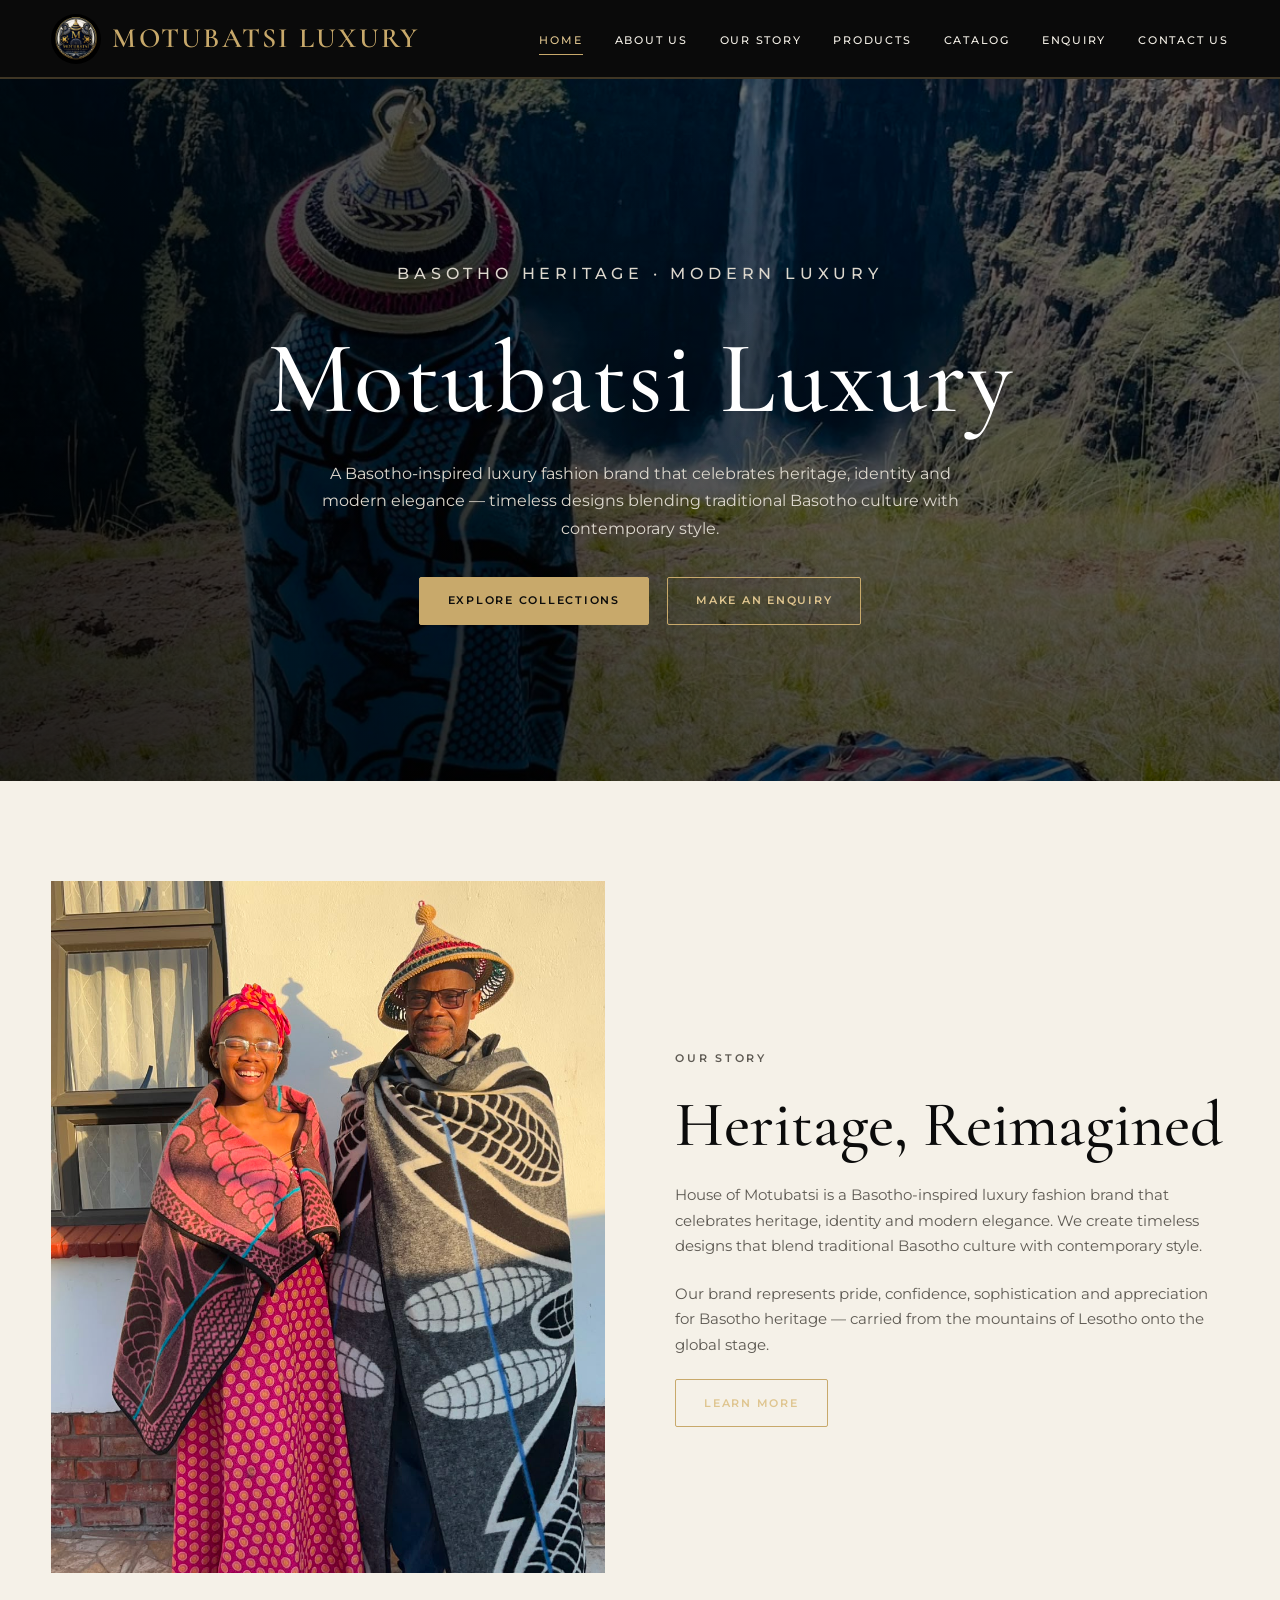
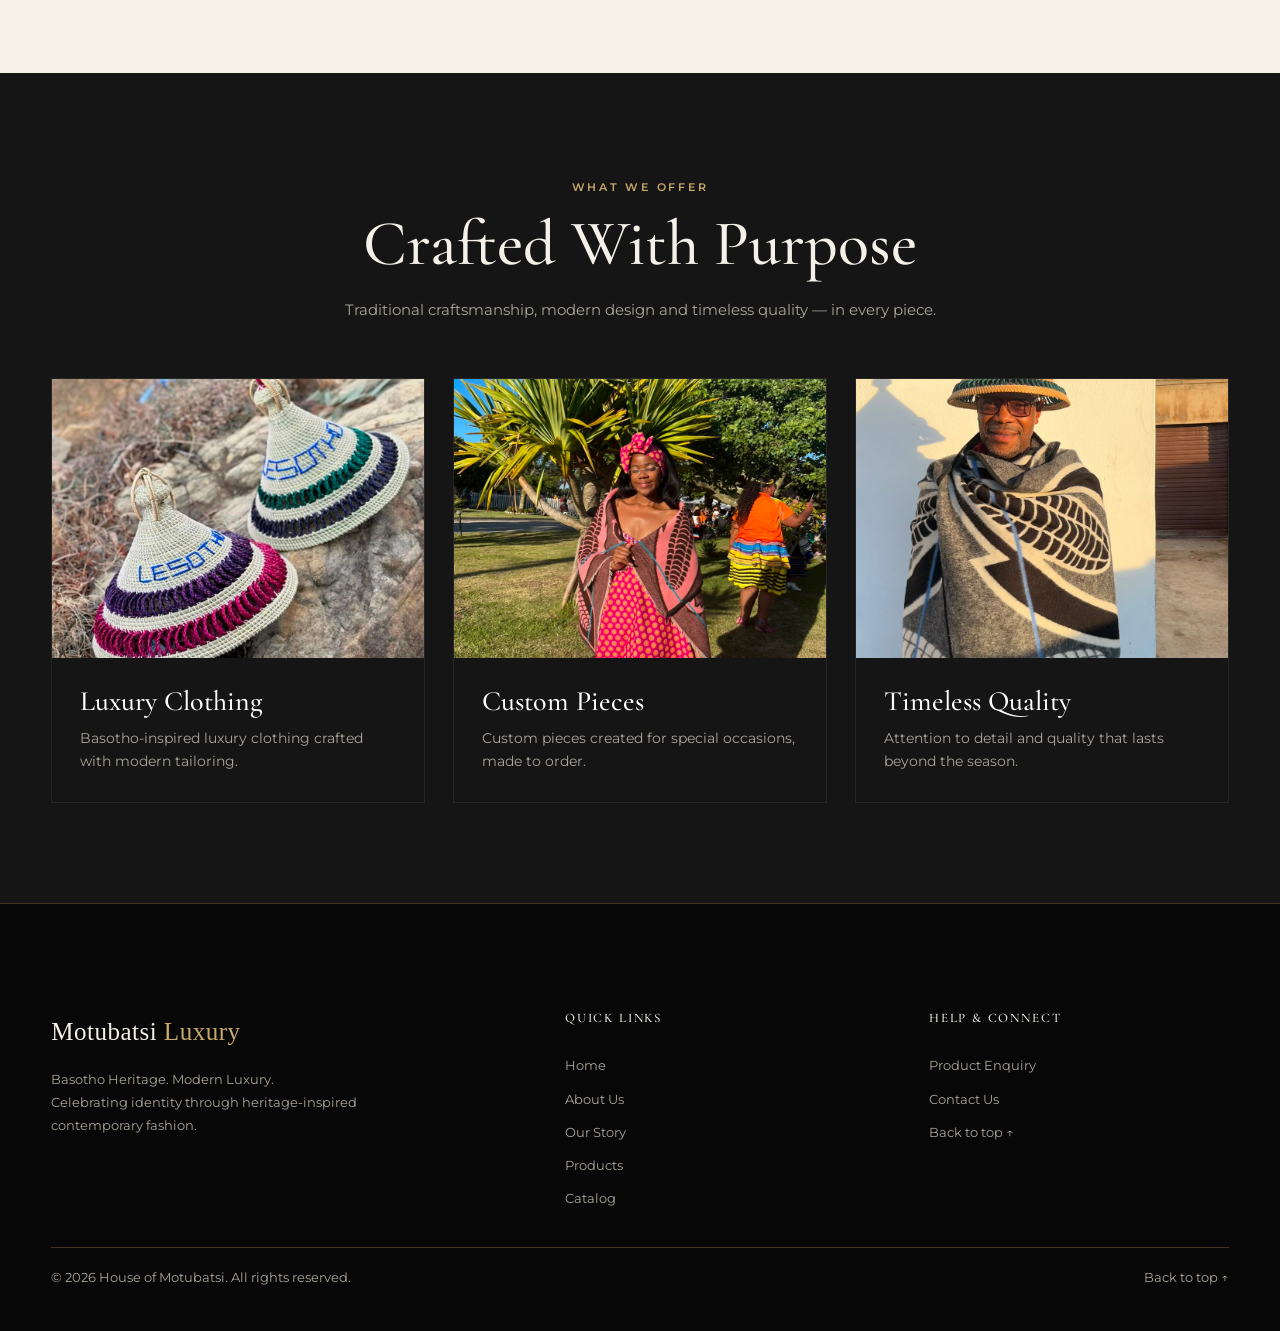
<file: index.html>
<!DOCTYPE html>
<!-- Declares this document as an HTML5 document. -->
<html lang="en">
<!-- Opens the HTML document and specifies English as the page language. -->

<head>
    <!-- Opens the head section containing metadata and linked resources. -->

    <meta charset="UTF-8">
    <!-- Sets the character encoding to UTF-8 so text and symbols display correctly. -->

    <meta name="viewport" content="width=device-width, initial-scale=1.0">
    <!-- Makes the webpage responsive by matching the viewport width to the device width. -->

    <meta name="description" content="House of Motubatsi — a Basotho-inspired luxury fashion brand celebrating heritage, identity and modern elegance.">
    <!-- Provides a description of the website for search engines and page previews. -->

    <link rel="stylesheet" href="assets/css/styles.css">
    <link rel="icon" type="image/jpeg" href="assets/images/logo.jpeg">
    <!-- Links the home page to the main Motubatsi Luxury CSS stylesheet. -->
    <meta name="robots" content="index, follow, max-image-preview:large">
    <meta name="theme-color" content="#171512">
    <meta property="og:type" content="website">
    <meta property="og:site_name" content="Motubatsi Luxury">
    <meta property="og:locale" content="en_ZA">
    <meta property="og:title" content="Motubatsi Luxury | Basotho-Inspired Luxury Fashion">
    <meta property="og:description" content="Discover Motubatsi Luxury, a Basotho-inspired fashion house celebrating Lesotho's heritage through contemporary clothing, blankets, jackets and headwear.">
    <meta name="twitter:card" content="summary">
    <meta name="twitter:title" content="Motubatsi Luxury | Basotho-Inspired Luxury Fashion">
    <meta name="twitter:description" content="Discover Motubatsi Luxury, a Basotho-inspired fashion house celebrating Lesotho's heritage through contemporary clothing, blankets, jackets and headwear.">


    <title>Motubatsi Luxury | Basotho-Inspired Luxury Fashion</title>
    <!-- Sets the title displayed in the browser tab. -->

</head>
<!-- Closes the head section. -->

<body id="top">
    <a class="skip-link" href="#main-content">Skip to main content</a>
<!-- Opens the visible content of the webpage. -->

    <header class="site-header" id="site-header">
        <!-- Creates the main website header. -->

        <div class="navbar">
            <!-- Wraps the navigation bar. -->

            <div class="nav-container">
                <!-- Provides the layout container for the brand, navigation, and mobile menu button. -->

                <a href="./index.html" class="brand"><img class="brand-logo" src="assets/images/logo.jpeg" alt="" width="42" height="42" loading="eager" decoding="async"><span class="brand-wordmark">Motubatsi <span>Luxury</span></span></a>
                <!-- Creates the clickable Motubatsi Luxury brand/logo. -->
                <!-- The href links the brand back to the home page. -->
                <!-- The span allows the word "Luxury" to receive separate styling. -->

                <nav aria-label="Main navigation">
                    <!-- Defines the primary navigation area of the website. -->

                    <ul class="nav-links" id="primary-navigation">
                        <!-- Creates an unordered list containing the website navigation links. -->

                        <li><a href="./index.html" class="active">Home</a></li>
                        <!-- Creates the Home navigation item. -->
                        <!-- The active class indicates that the current page is Home. -->

                        <li><a href="./pages/about.html">About Us</a></li>
                        <!-- Creates a navigation item linking to the About Us page. -->

                        <li><a href="./pages/our-story.html">Our Story</a></li>
                        <!-- Creates a navigation item linking to the Our Story page. -->

                        <li><a href="./pages/product.html">Products</a></li>
                        <!-- Creates a navigation item linking to the Products page. -->

                        <li><a href="./pages/catalog.html">Catalog</a></li>
                        <!-- Creates a navigation item linking to the Catalog page. -->

                        <li><a href="./pages/enquiry.html">Enquiry</a></li>
                        <!-- Creates a navigation item linking to the Enquiry page. -->

                        <li><a href="./pages/contact.html">Contact Us</a></li>
                        <!-- Creates a navigation item linking to the Contact Us page. -->

                    </ul>
                    <!-- Closes the navigation list. -->

                </nav>
                <!-- Closes the navigation area. -->

                <button class="menu-toggle" type="button" aria-label="Toggle navigation" aria-controls="primary-navigation" aria-expanded="false">&#9776;</button>
                <!-- Creates the mobile navigation toggle button. -->
                <!-- aria-label gives the button an accessible description for screen readers. -->
                <!-- &#9776; displays the hamburger menu symbol. -->

            </div>
            <!-- Closes the navigation container. -->

        </div>
        <!-- Closes the navigation bar. -->

    </header>
    <!-- Closes the website header. -->

    <main id="main-content" tabindex="-1">
        <!-- Opens the main content area of the home page. -->

        <!-- Hero section: the main introductory banner at the top of the page. -->
        <section class="hero">
            <!-- Creates the large hero/banner section. -->

            <div class="hero-content">
                <!-- Contains and positions the hero text and action buttons. -->

                <p class="hero-eyebrow">Basotho Heritage &middot; Modern Luxury</p>
                <!-- Displays the small introductory text above the hero heading. -->
                <!-- &middot; creates a centered dot between the two phrases. -->

                <h1>Motubatsi Luxury</h1>
                <!-- Displays the main heading of the home page. -->

                <p>
                    <!-- Starts the main hero description. -->

                    A Basotho-inspired luxury fashion brand that celebrates heritage, identity and modern
                    <!-- Introduces the brand and its main themes. -->

                    elegance — timeless designs blending traditional Basotho culture with contemporary style.
                    <!-- Describes the combination of heritage and modern fashion. -->

                </p>
                <!-- Closes the hero description. -->

                <a href="./pages/product.html" class="btn">Explore Collections</a>
                <!-- Creates a primary button linking visitors to the Products page. -->

                <a href="./pages/enquiry.html" class="btn btn-outline" style="margin-left: 14px;">Make an Enquiry</a>
                <!-- Creates a secondary outlined button linking to the Enquiry page. -->
                <!-- The inline margin-left adds 14 pixels of space between the two buttons. -->

            </div>
            <!-- Closes the hero content container. -->

        </section>
        <!-- Closes the hero section. -->

        <!-- About teaser: a short introduction to the brand's story. -->
        <section class="about">
            <!-- Creates the About section on the home page. -->

            <div class="container about-grid">
                <!-- Creates a responsive grid containing the image and text. -->

                <div class="about-image">
                    <!-- Creates the image column of the About section. -->

                    <img src="./assets/images/founder-ceo.jpeg" alt="Founder & CEO of Motubatsi Luxury" loading="lazy" decoding="async">
                    <!-- Displays the Founder and CEO image. -->
                    <!-- src specifies the location of the image file. -->
                    <!-- alt provides alternative text for accessibility and image-loading failures. -->

                </div>
                <!-- Closes the About image container. -->

                <div class="about-content">
                    <!-- Creates the text/content column of the About section. -->

                    <p class="section-eyebrow">Our Story</p>
                    <!-- Displays the small section label above the heading. -->

                    <h2>Heritage, Reimagined</h2>
                    <!-- Displays the About section heading. -->

                    <p>
                        <!-- Starts the first About paragraph. -->

                        House of Motubatsi is a Basotho-inspired luxury fashion brand that celebrates heritage,
                        <!-- Introduces the brand and its cultural focus. -->

                        identity and modern elegance. We create timeless designs that blend traditional Basotho
                        <!-- Explains the design philosophy of combining identity and elegance. -->

                        culture with contemporary style.
                        <!-- Completes the description of the design approach. -->

                    </p>
                    <!-- Closes the first About paragraph. -->

                    <p>
                        <!-- Starts the second About paragraph. -->

                        Our brand represents pride, confidence, sophistication and appreciation for Basotho
                        <!-- Lists qualities associated with the brand. -->

                        heritage — carried from the mountains of Lesotho onto the global stage.
                        <!-- Describes the brand's connection to Lesotho and its wider ambitions. -->

                    </p>
                    <!-- Closes the second About paragraph. -->

                    <a href="./pages/about.html" class="btn btn-outline">Learn More</a>
                    <!-- Creates a secondary button linking to the full About Us page. -->

                </div>
                <!-- Closes the About content container. -->

            </div>
            <!-- Closes the About grid. -->

        </section>
        <!-- Closes the About teaser section. -->

        <!-- Offerings section: highlights the main things the brand provides. -->
        <section class="bg-dark">
            <!-- Creates a dark-background section for the offerings. -->

            <div class="container">
                <!-- Creates the main constrained content container. -->

                <div class="section-header">
                    <!-- Creates the heading area for the offerings section. -->

                    <p class="section-eyebrow">What We Offer</p>
                    <!-- Displays the small section label. -->

                    <h2 class="section-title">Crafted With Purpose</h2>
                    <!-- Displays the main heading for the offerings section. -->

                    <p class="section-text">
                        <!-- Starts the section description. -->

                        Traditional craftsmanship, modern design and timeless quality — in every piece.
                        <!-- Summarizes the qualities represented by the products. -->

                    </p>
                    <!-- Closes the section description. -->

                </div>
                <!-- Closes the offerings section header. -->

                <div class="card-grid">
                    <!-- Creates a responsive grid containing the three offering cards. -->

                    <div class="card">
                        <!-- Creates the first offering card. -->

                        <div class="card-image">
                            <!-- Creates the image area of the first card. -->

                            <img src="./assets/images/Mokorotlo.jpeg" alt="Basotho-inspired luxury clothing" loading="lazy" decoding="async">
                            <!-- Displays an image representing Basotho-inspired luxury clothing. -->
                            <!-- alt describes the image for accessibility. -->

                        </div>
                        <!-- Closes the first card image container. -->

                        <div class="card-content">
                            <!-- Contains the text content of the first card. -->

                            <h3>Luxury Clothing</h3>
                            <!-- Displays the first offering title. -->

                            <p>Basotho-inspired luxury clothing crafted with modern tailoring.</p>
                            <!-- Describes the luxury clothing offering. -->

                        </div>
                        <!-- Closes the first card content. -->

                    </div>
                    <!-- Closes the first offering card. -->

                    <div class="card">
                        <!-- Creates the second offering card. -->

                        <div class="card-image">
                            <!-- Creates the image area of the second card. -->

                            <img src="./assets/images/founder.jpeg" alt="Traditional craftsmanship with modern design" loading="lazy" decoding="async">
                            <!-- Displays an image representing traditional craftsmanship and modern design. -->
                            <!-- alt provides an accessible description of the image. -->

                        </div>
                        <!-- Closes the second card image container. -->

                        <div class="card-content">
                            <!-- Contains the text content of the second card. -->

                            <h3>Custom Pieces</h3>
                            <!-- Displays the second offering title. -->

                            <p>Custom pieces created for special occasions, made to order.</p>
                            <!-- Describes the custom-piece offering. -->

                        </div>
                        <!-- Closes the second card content. -->

                    </div>
                    <!-- Closes the second offering card. -->

                    <div class="card">
                        <!-- Creates the third offering card. -->

                        <div class="card-image">
                            <!-- Creates the image area of the third card. -->

                            <img src="./assets/images/ceo.jpeg" alt="Attention to detail and timeless quality" loading="lazy" decoding="async">
                            <!-- Displays an image representing attention to detail and timeless quality. -->
                            <!-- alt provides an accessible description of the image. -->

                        </div>
                        <!-- Closes the third card image container. -->

                        <div class="card-content">
                            <!-- Contains the text content of the third card. -->

                            <h3>Timeless Quality</h3>
                            <!-- Displays the third offering title. -->

                            <p>Attention to detail and quality that lasts beyond the season.</p>
                            <!-- Describes the brand's quality-focused offering. -->

                        </div>
                        <!-- Closes the third card content. -->

                    </div>
                    <!-- Closes the third offering card. -->

                </div>
                <!-- Closes the offerings card grid. -->

            </div>
            <!-- Closes the main offerings container. -->

        </section>
        <!-- Closes the offerings section. -->

    </main>
    <!-- Closes the main page content. -->

    <footer class="site-footer"><div class="container"><div class="footer-grid">
<div class="footer-brand"><a class="footer-brand-name" href="./index.html">Motubatsi <span>Luxury</span></a><p>Basotho Heritage. Modern Luxury.</p><p class="footer-note">Celebrating identity through heritage-inspired contemporary fashion.</p></div>
<div class="footer-links"><h2 class="footer-title">Quick Links</h2><a href="./index.html">Home</a><a href="./pages/about.html">About Us</a><a href="./pages/our-story.html">Our Story</a><a href="./pages/product.html">Products</a><a href="./pages/catalog.html">Catalog</a></div>
<div class="footer-links"><h2 class="footer-title">Help &amp; Connect</h2><a href="./pages/enquiry.html">Product Enquiry</a><a href="./pages/contact.html">Contact Us</a><a href="#top">Back to top <span aria-hidden="true">↑</span></a></div>
</div><div class="footer-bottom"><p>&copy; 2026 House of Motubatsi. All rights reserved.</p><a class="back-to-top" href="#top">Back to top <span aria-hidden="true">↑</span></a></div></div></footer>
    <!-- Closes the website footer. -->

    <script src="./assets/js/main.js" defer></script>
    <!-- Loads the website JavaScript file for interactive functionality such as the mobile menu. -->

</body>
<!-- Closes the body containing the visible webpage content. -->

</html>
<!-- Closes the HTML document. -->
</file>
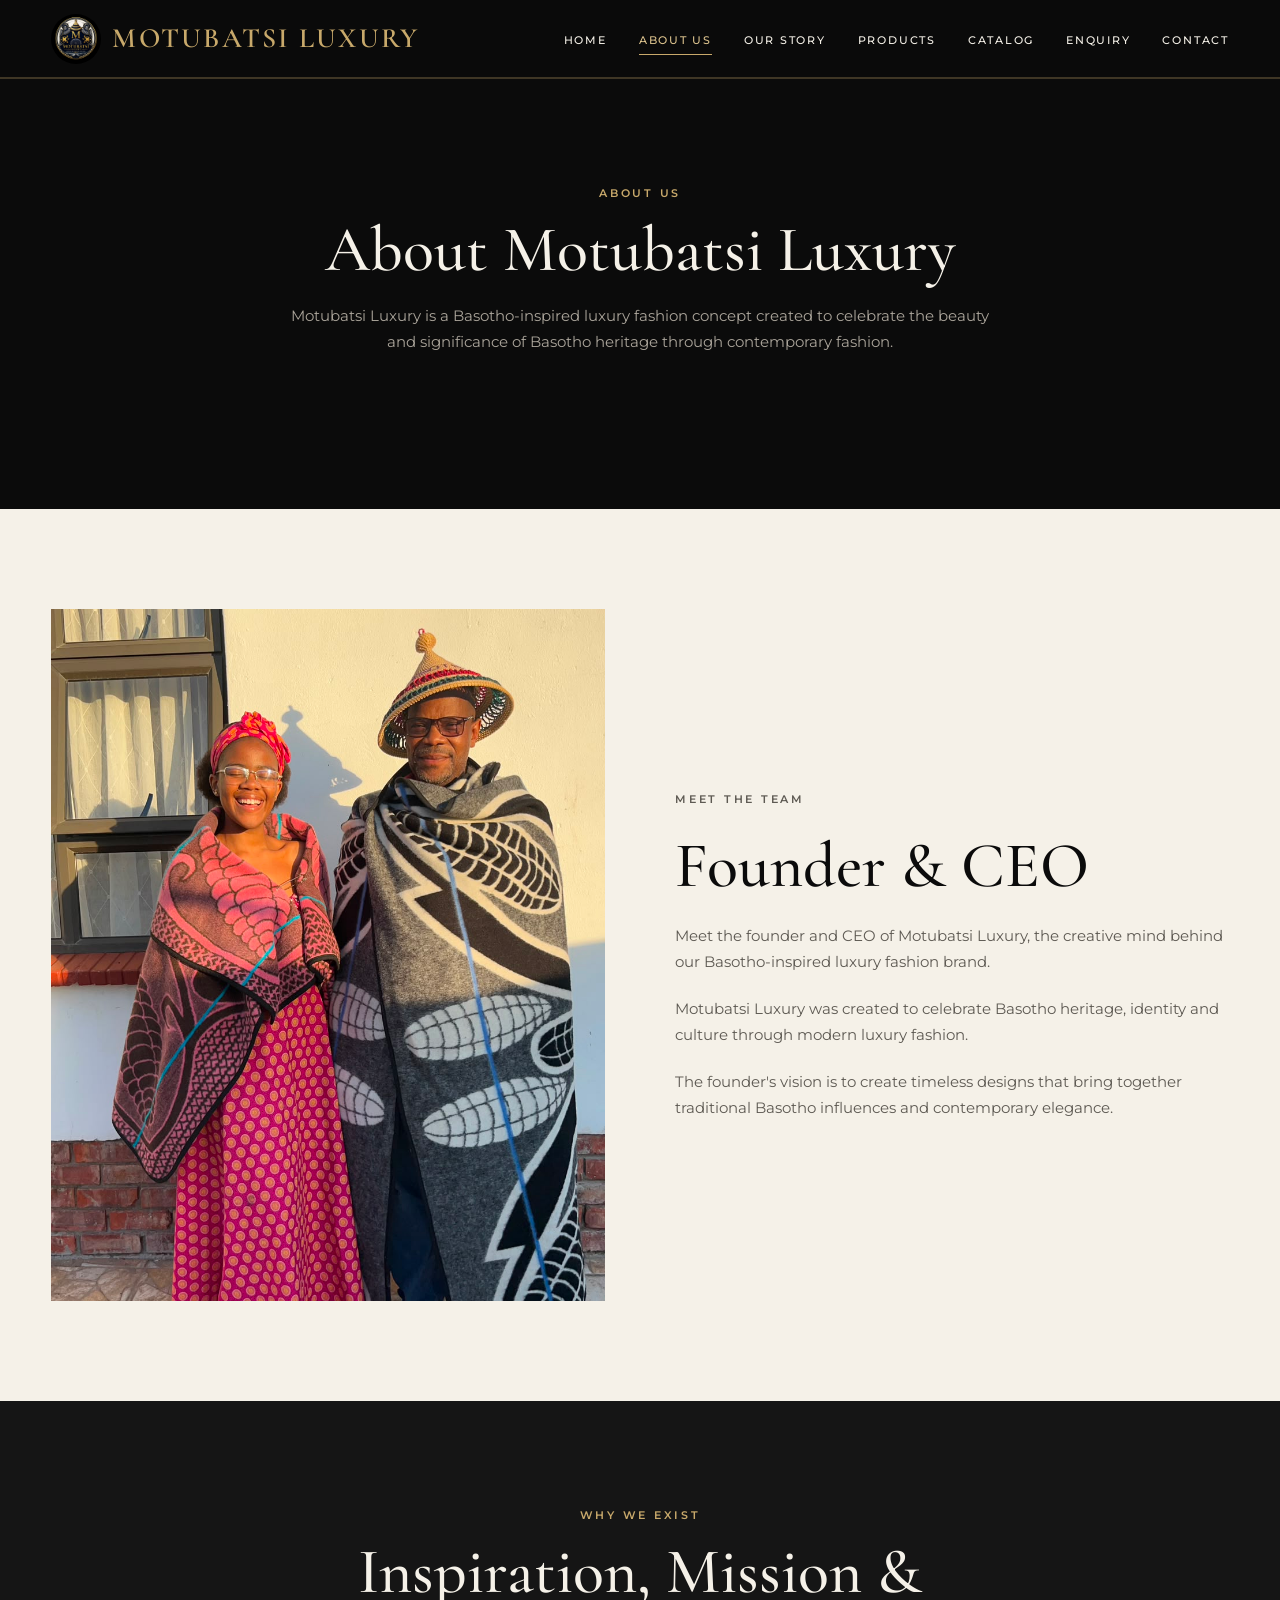
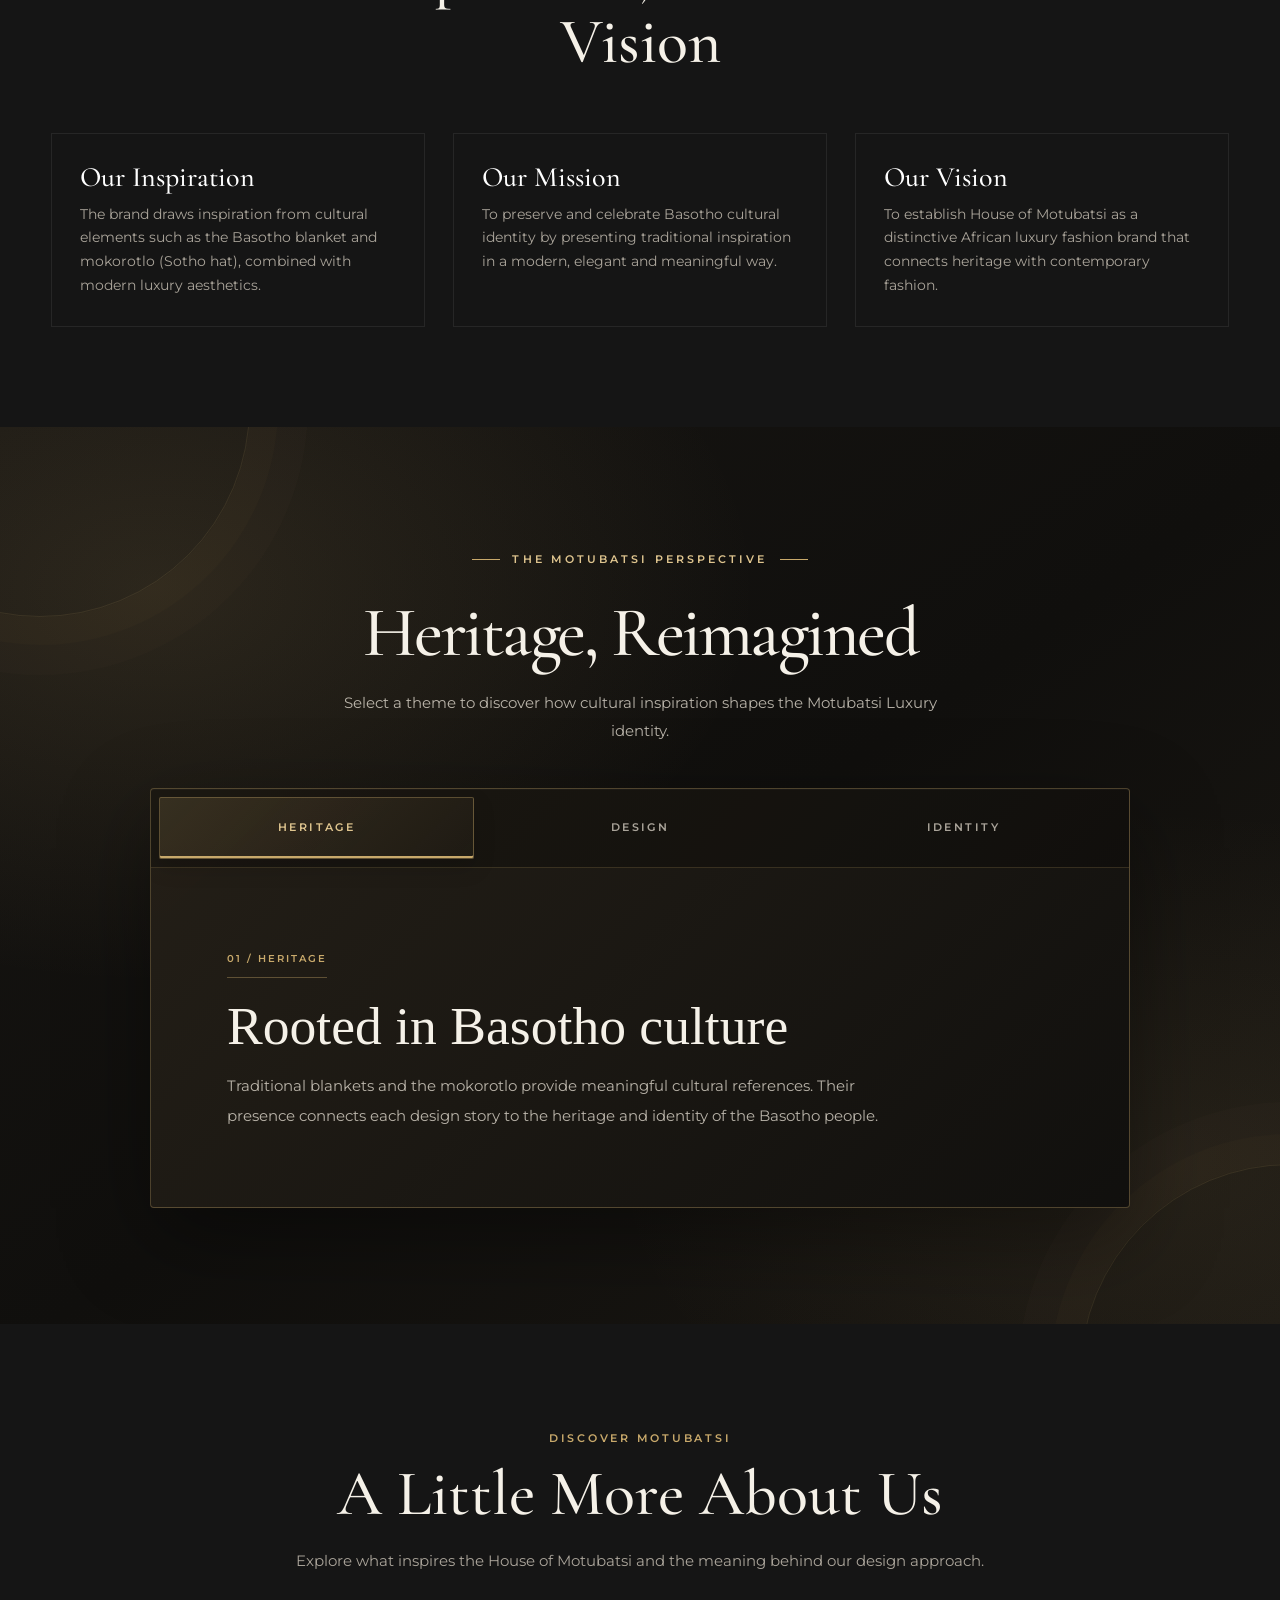
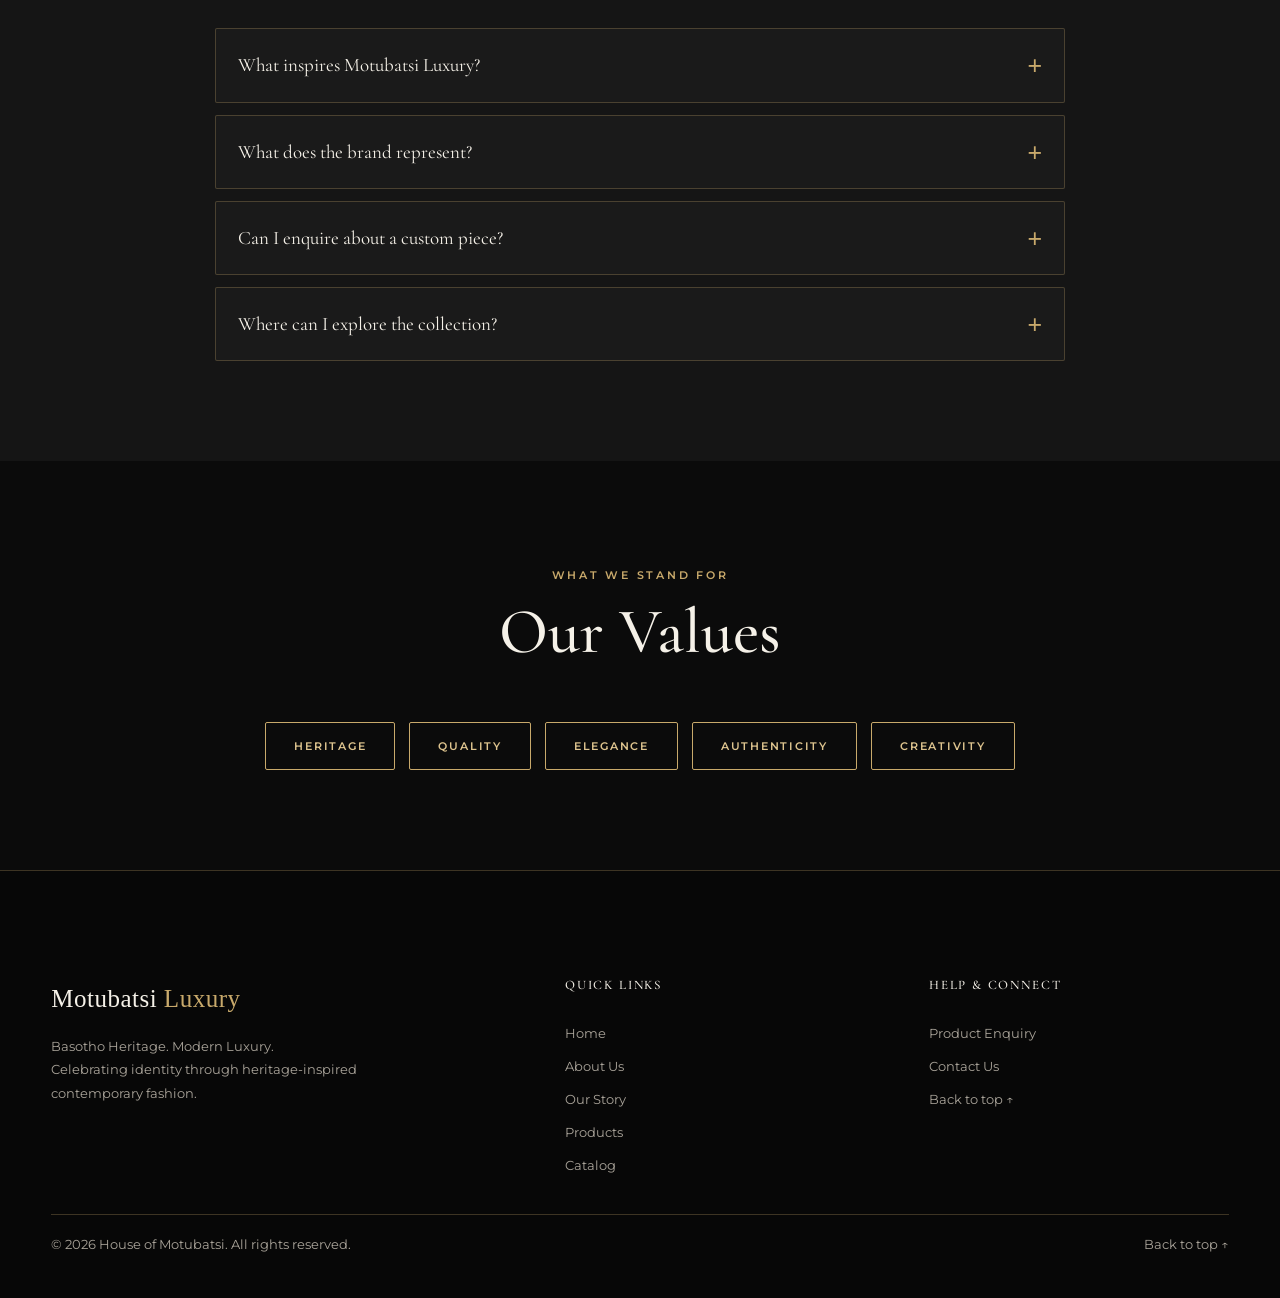
<file: pages/about.html>
<!DOCTYPE html>
<html lang="en">
<head>
    <!-- Defines the document type as HTML5. -->
    <meta charset="UTF-8">
    <!-- Sets the character encoding so text displays correctly. -->
    <meta name="viewport" content="width=device-width, initial-scale=1.0">
    <!-- Makes the page responsive on mobile and desktop screens. -->
    <meta name="description" content="Learn about House of Motubatsi and its Basotho-inspired luxury fashion concept.">
    <!-- Provides a description of the page for search engines and previews. -->
    <link rel="stylesheet" href="../assets/css/styles.css">
        <link rel="icon" type="image/jpeg" href="../assets/images/logo.jpeg">
    <!-- Connects this page to the main stylesheet. -->
    <meta name="robots" content="index, follow, max-image-preview:large">
    <meta name="theme-color" content="#171512">
    <meta property="og:type" content="website">
    <meta property="og:site_name" content="Motubatsi Luxury">
    <meta property="og:locale" content="en_ZA">
    <meta property="og:title" content="About Motubatsi Luxury | Basotho Heritage & Design">
    <meta property="og:description" content="Meet Motubatsi Luxury and discover our Basotho-inspired design philosophy, values and commitment to celebrating cultural identity through modern fashion.">
    <meta name="twitter:card" content="summary">
    <meta name="twitter:title" content="About Motubatsi Luxury | Basotho Heritage & Design">
    <meta name="twitter:description" content="Meet Motubatsi Luxury and discover our Basotho-inspired design philosophy, values and commitment to celebrating cultural identity through modern fashion.">

    <title>About Motubatsi Luxury | Basotho Heritage & Design</title>
    <!-- Sets the title displayed in the browser tab. -->
</head>
<body id="top">
    <a class="skip-link" href="#main-content">Skip to main content</a>
    <!-- Contains all visible content of the webpage. -->

    <!-- Begins the website header and navigation area. -->
    <header class="site-header" id="site-header">
        <!-- Creates the navigation bar wrapper. -->
        <div class="navbar">
            <!-- Centers and arranges the navigation elements. -->
            <div class="nav-container">
                
                <!-- Creates the clickable brand logo and links it to the homepage. -->
                <a href="../index.html" class="brand"><img class="brand-logo" src="../assets/images/logo.jpeg" alt="" width="42" height="42" loading="eager" decoding="async"><span class="brand-wordmark">Motubatsi <span>Luxury</span></span></a>
                <!-- Highlights the word "Luxury" using the stylesheet's span styling. -->

                <!-- Begins the main navigation menu. -->
                <nav aria-label="Main navigation">
                    <!-- Contains all navigation links in an unordered list. -->
                    <ul class="nav-links" id="primary-navigation">
                        <!-- Creates the Home navigation item. -->
                        <li><a href="../index.html">Home</a></li>
                        <!-- Creates the active About Us navigation item. -->
                        <li><a href="./about.html" class="active">About Us</a></li>
                        <!-- Creates the Our Story navigation item. -->
                        <li><a href="./our-story.html">Our Story</a></li>
                        <!-- Creates the Products navigation item. -->
                        <li><a href="./product.html">Products</a></li>
                        <!-- Creates the Catalog navigation item. -->
                        <li><a href="./catalog.html">Catalog</a></li>
                        <!-- Creates the Enquiry navigation item. -->
                        <li><a href="./enquiry.html">Enquiry</a></li>
                        <!-- Creates the Contact navigation item. -->
                        <li><a href="./contact.html">Contact</a></li>
                    <!-- Closes the navigation list. -->
                    </ul>
                <!-- Closes the navigation container. -->
                </nav>

                <!-- Creates the mobile navigation menu button. -->
                <button class="menu-toggle" type="button" aria-label="Toggle navigation" aria-controls="primary-navigation" aria-expanded="false">&#9776;</button>
                <!-- Displays a hamburger icon and provides an accessible label. -->
            <!-- Closes the navigation container. -->
            </div>
        <!-- Closes the navbar wrapper. -->
        </div>
    <!-- Closes the website header. -->
    </header>

    <!-- Begins the main content of the About Us page. -->
    <main id="main-content" tabindex="-1">
        <!-- Creates the introductory About Us section. -->
        <section>
            <!-- Centers the section content and applies the standard header layout. -->
            <div class="container section-header">
                <!-- Displays the small section label. -->
                <p class="section-eyebrow">About Us</p>
                <!-- Displays the main page heading. -->
                <h1 class="section-title">About Motubatsi Luxury</h1>
                <!-- Provides the introductory description of the brand. -->
                <p class="section-text">
                    Motubatsi Luxury is a Basotho-inspired luxury fashion concept created to celebrate the
                    beauty and significance of Basotho heritage through contemporary fashion.
                <!-- Closes the introductory paragraph. -->
                </p>
            <!-- Closes the section header container. -->
            </div>
        <!-- Closes the introductory section. -->
        </section>

        <!-- Begins the founder and team section. -->
        <section class="about">
            <!-- Creates the responsive two-column About layout. -->
            <div class="container about-grid">
                <!-- Contains the founder image. -->
                <div class="about-image">
                    <!-- Displays the founder and CEO image with alternative text. -->
                    <img src="../assets/images/founder-ceo.jpeg" alt="Founder & CEO of Motubatsi Luxury" loading="lazy" decoding="async">
                <!-- Closes the image container. -->
                </div>

                <!-- Contains information about the founder and brand. -->
                <div class="about-content">
                    <!-- Displays the small section label above the founder heading. -->
                    <p class="section-eyebrow">Meet the Team</p>
                    <!-- Displays the founder's role as a main heading. -->
                    <h2>Founder &amp; CEO</h2>
                    <!-- Introduces the founder and their role in the brand. -->
                    <p>
                        Meet the founder and CEO of Motubatsi Luxury, the creative mind behind our
                        Basotho-inspired luxury fashion brand.
                    <!-- Closes the founder introduction paragraph. -->
                    </p>
                    <!-- Explains the cultural purpose of Motubatsi Luxury. -->
                    <p>
                        Motubatsi Luxury was created to celebrate Basotho heritage, identity and culture
                        through modern luxury fashion.
                    <!-- Closes the brand purpose paragraph. -->
                    </p>
                    <!-- Explains the founder's design vision. -->
                    <p>
                        The founder's vision is to create timeless designs that bring together traditional
                        Basotho influences and contemporary elegance.
                    <!-- Closes the founder vision paragraph. -->
                    </p>
                <!-- Closes the founder content container. -->
                </div>
            <!-- Closes the About grid. -->
            </div>
        <!-- Closes the founder section. -->
        </section>

        <!-- Begins the inspiration, mission, and vision section. -->
        <section class="bg-dark">
            <!-- Centers the section content within the site's standard width. -->
            <div class="container">
                <!-- Creates the heading area for this section. -->
                <div class="section-header">
                    <!-- Displays the small section label. -->
                    <p class="section-eyebrow">Why We Exist</p>
                    <!-- Displays the section heading. -->
                    <h2 class="section-title">Inspiration, Mission &amp; Vision</h2>
                <!-- Closes the section header. -->
                </div>

                <!-- Creates the responsive card grid. -->
                <div class="card-grid">
                    <!-- Creates the Our Inspiration card. -->
                    <div class="card">
                        <!-- Provides spacing and styling for the card content. -->
                        <div class="card-content">
                            <!-- Displays the card heading. -->
                            <h3>Our Inspiration</h3>
                            <!-- Describes the cultural sources of inspiration. -->
                            <p>
                                The brand draws inspiration from cultural elements such as the Basotho blanket
                                and mokorotlo (Sotho hat), combined with modern luxury aesthetics.
                            <!-- Closes the inspiration description. -->
                            </p>
                        <!-- Closes the card content. -->
                        </div>
                    <!-- Closes the inspiration card. -->
                    </div>

                    <!-- Creates the Our Mission card. -->
                    <div class="card">
                        <!-- Provides spacing and styling for the card content. -->
                        <div class="card-content">
                            <!-- Displays the card heading. -->
                            <h3>Our Mission</h3>
                            <!-- Describes the mission of the brand. -->
                            <p>
                                To preserve and celebrate Basotho cultural identity by presenting traditional
                                inspiration in a modern, elegant and meaningful way.
                            <!-- Closes the mission description. -->
                            </p>
                        <!-- Closes the card content. -->
                        </div>
                    <!-- Closes the mission card. -->
                    </div>

                    <!-- Creates the Our Vision card. -->
                    <div class="card">
                        <!-- Provides spacing and styling for the card content. -->
                        <div class="card-content">
                            <!-- Displays the card heading. -->
                            <h3>Our Vision</h3>
                            <!-- Describes the long-term vision of the brand. -->
                            <p>
                                To establish House of Motubatsi as a distinctive African luxury fashion brand
                                that connects heritage with contemporary fashion.
                            <!-- Closes the vision description. -->
                            </p>
                        <!-- Closes the card content. -->
                        </div>
                    <!-- Closes the vision card. -->
                    </div>
                <!-- Closes the card grid. -->
                </div>
            <!-- Closes the main section container. -->
            </div>
        <!-- Closes the inspiration, mission, and vision section. -->
        </section>

        <!-- Interactive brand tabs: explore the brand's design pillars. -->
        <section class="brand-tabs-section" aria-labelledby="brand-tabs-title">
            <div class="container">
                <div class="section-header">
                    <p class="section-eyebrow">The Motubatsi Perspective</p>
                    <h2 class="section-title" id="brand-tabs-title">Heritage, Reimagined</h2>
                    <p class="section-text">Select a theme to discover how cultural inspiration shapes the Motubatsi Luxury identity.</p>
                </div>
                <div class="brand-tabs" data-tabs>
                    <div class="brand-tab-list" role="tablist" aria-label="Motubatsi design themes">
                        <button class="brand-tab is-active" id="tab-heritage" type="button" role="tab" aria-selected="true" aria-controls="panel-heritage" tabindex="0">Heritage</button>
                        <button class="brand-tab" id="tab-craft" type="button" role="tab" aria-selected="false" aria-controls="panel-craft" tabindex="-1">Design</button>
                        <button class="brand-tab" id="tab-identity" type="button" role="tab" aria-selected="false" aria-controls="panel-identity" tabindex="-1">Identity</button>
                    </div>
                    <div class="brand-tab-panels">
                        <article class="brand-tab-panel is-active" id="panel-heritage" role="tabpanel" aria-labelledby="tab-heritage" tabindex="0">
                            <span class="tab-index">01 / Heritage</span>
                            <h3>Rooted in Basotho culture</h3>
                            <p>Traditional blankets and the mokorotlo provide meaningful cultural references. Their presence connects each design story to the heritage and identity of the Basotho people.</p>
                        </article>
                        <article class="brand-tab-panel" id="panel-craft" role="tabpanel" aria-labelledby="tab-craft" tabindex="0" hidden>
                            <span class="tab-index">02 / Design</span>
                            <h3>Tradition meets modern elegance</h3>
                            <p>Motubatsi Luxury brings traditional inspiration into a contemporary fashion context, pairing cultural influence with refined silhouettes and a considered luxury aesthetic.</p>
                        </article>
                        <article class="brand-tab-panel" id="panel-identity" role="tabpanel" aria-labelledby="tab-identity" tabindex="0" hidden>
                            <span class="tab-index">03 / Identity</span>
                            <h3>Wear your story with pride</h3>
                            <p>The brand celebrates heritage, confidence and authenticity. Its purpose is to present Basotho identity in a way that feels meaningful, distinctive and relevant today.</p>
                        </article>
                    </div>
                </div>
            </div>
        </section>

        <!-- Interactive accordion: answers common questions about the brand. -->
        <section class="brand-faq bg-dark" aria-labelledby="brand-faq-title">
            <div class="container">
                <div class="section-header">
                    <p class="section-eyebrow">Discover Motubatsi</p>
                    <h2 class="section-title" id="brand-faq-title">A Little More About Us</h2>
                    <p class="section-text">Explore what inspires the House of Motubatsi and the meaning behind our design approach.</p>
                </div>
                <div class="faq-list">
                    <details class="faq-item">
                        <summary>What inspires Motubatsi Luxury?</summary>
                        <div class="faq-answer"><p>Our inspiration comes from Basotho heritage, including traditional blankets, the mokorotlo and the cultural identity of the Basotho people, interpreted through contemporary fashion.</p></div>
                    </details>
                    <details class="faq-item">
                        <summary>What does the brand represent?</summary>
                        <div class="faq-answer"><p>Motubatsi Luxury represents heritage, pride, confidence, sophistication and the celebration of Basotho identity through modern design.</p></div>
                    </details>
                    <details class="faq-item">
                        <summary>Can I enquire about a custom piece?</summary>
                        <div class="faq-answer"><p>Yes. Visit the Enquiry page to send a request about a product or a custom piece. Include the details of what you are looking for so the team can respond appropriately.</p></div>
                    </details>
                    <details class="faq-item">
                        <summary>Where can I explore the collection?</summary>
                        <div class="faq-answer"><p>Visit the Products or Catalog pages to browse the collection, search for pieces and filter items by category.</p></div>
                    </details>
                </div>
            </div>
        </section>

        <!-- Begins the values section. -->
        <section>
            <!-- Creates the centered section heading. -->
            <div class="container section-header">
                <!-- Displays the small section label. -->
                <p class="section-eyebrow">What We Stand For</p>
                <!-- Displays the values heading. -->
                <h2 class="section-title">Our Values</h2>
            <!-- Closes the section header. -->
            </div>

            <!-- Creates a flexible list of brand values. -->
            <div class="container">
                <!-- Uses inline styling to center and wrap the value buttons. -->
                <ul style="display:flex; flex-wrap:wrap; gap: 14px; justify-content:center;">
                    <!-- Displays Heritage as a non-clickable styled value. -->
                    <li class="btn btn-outline" style="pointer-events:none;">Heritage</li>
                    <!-- Displays Quality as a non-clickable styled value. -->
                    <li class="btn btn-outline" style="pointer-events:none;">Quality</li>
                    <!-- Displays Elegance as a non-clickable styled value. -->
                    <li class="btn btn-outline" style="pointer-events:none;">Elegance</li>
                    <!-- Displays Authenticity as a non-clickable styled value. -->
                    <li class="btn btn-outline" style="pointer-events:none;">Authenticity</li>
                    <!-- Displays Creativity as a non-clickable styled value. -->
                    <li class="btn btn-outline" style="pointer-events:none;">Creativity</li>
                <!-- Closes the values list. -->
                </ul>
            <!-- Closes the values container. -->
            </div>
        <!-- Closes the values section. -->
        </section>
    <!-- Closes the main page content. -->
    </main>

    <!-- Begins the website footer. -->
    <footer class="site-footer"><div class="container"><div class="footer-grid">
<div class="footer-brand"><a class="footer-brand-name" href="../index.html">Motubatsi <span>Luxury</span></a><p>Basotho Heritage. Modern Luxury.</p><p class="footer-note">Celebrating identity through heritage-inspired contemporary fashion.</p></div>
<div class="footer-links"><h2 class="footer-title">Quick Links</h2><a href="../index.html">Home</a><a href="../pages/about.html">About Us</a><a href="../pages/our-story.html">Our Story</a><a href="../pages/product.html">Products</a><a href="../pages/catalog.html">Catalog</a></div>
<div class="footer-links"><h2 class="footer-title">Help &amp; Connect</h2><a href="../pages/enquiry.html">Product Enquiry</a><a href="../pages/contact.html">Contact Us</a><a href="#top">Back to top <span aria-hidden="true">↑</span></a></div>
</div><div class="footer-bottom"><p>&copy; 2026 House of Motubatsi. All rights reserved.</p><a class="back-to-top" href="#top">Back to top <span aria-hidden="true">↑</span></a></div></div></footer>

    <!-- Loads the JavaScript file used for website interactions. -->
    <script src="../assets/js/main.js" defer></script>
    <!-- Closes the body and document. -->
</body>
</html>
</file>
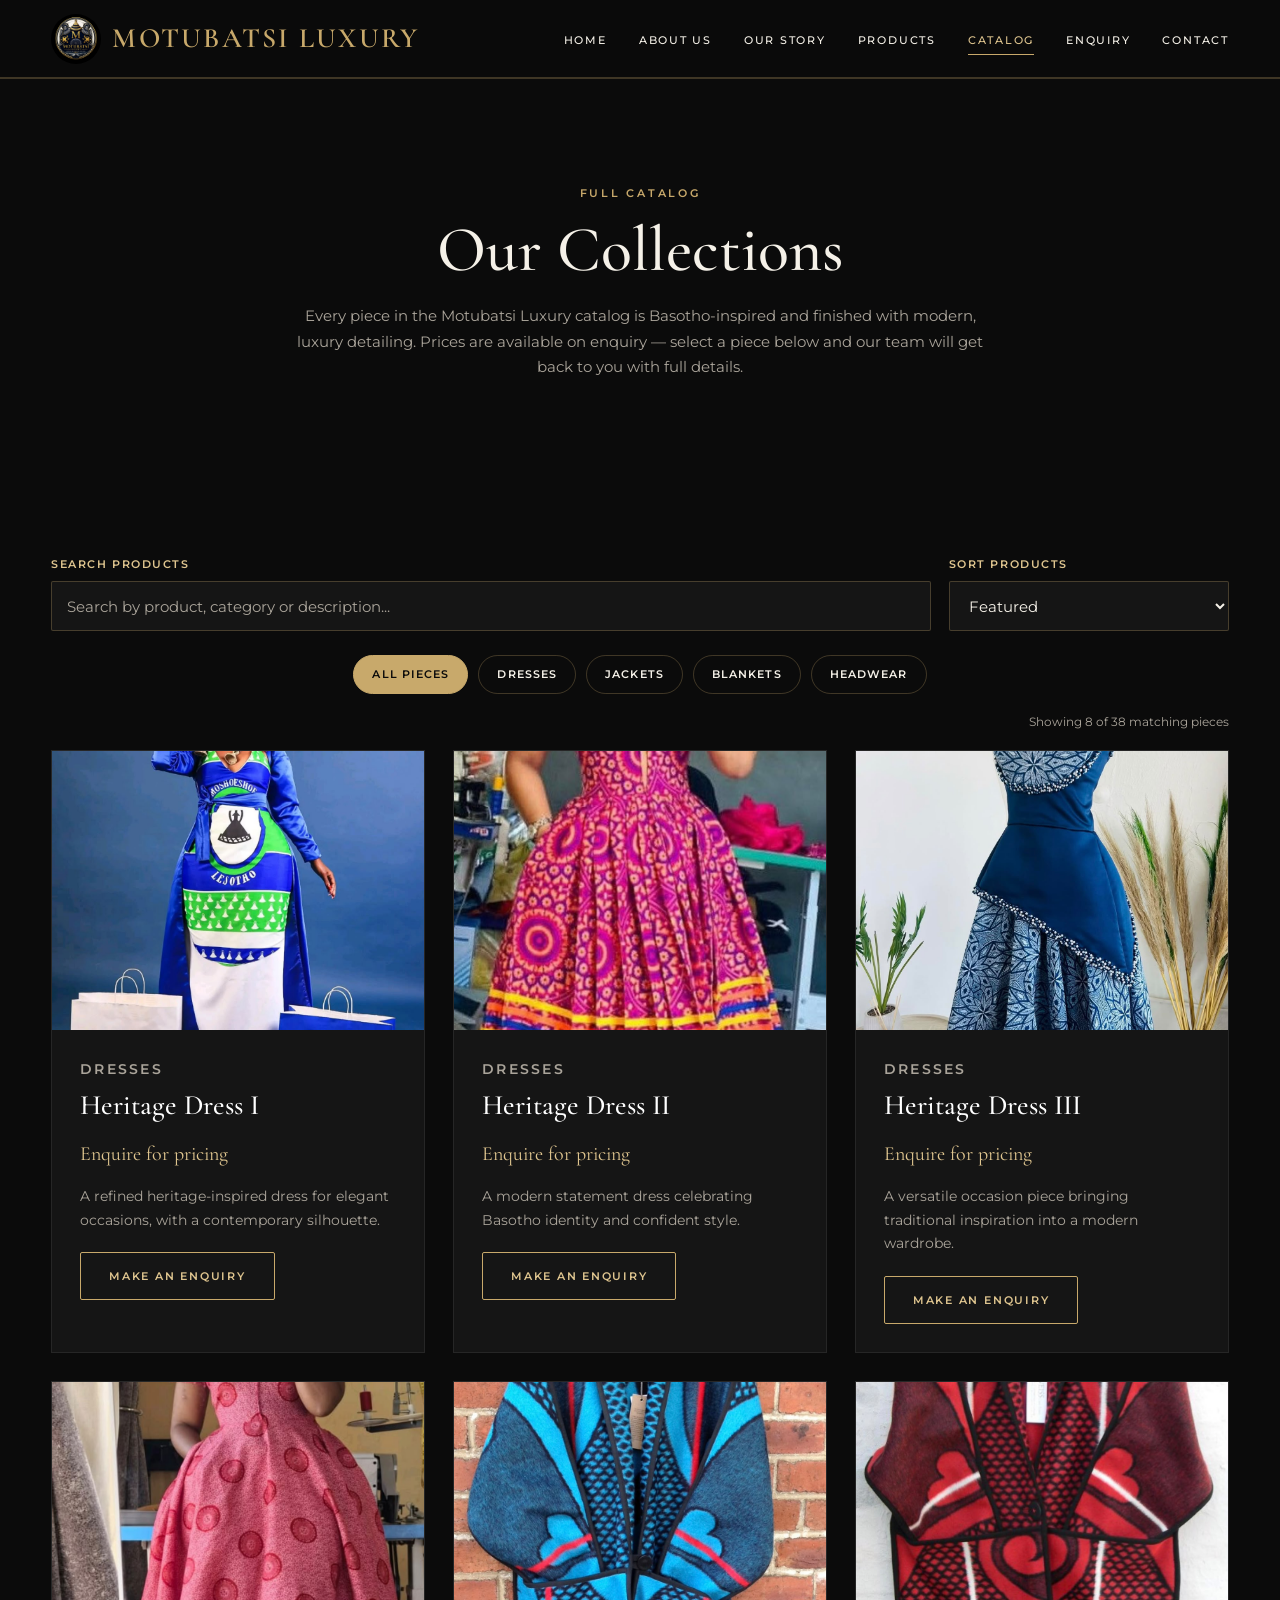
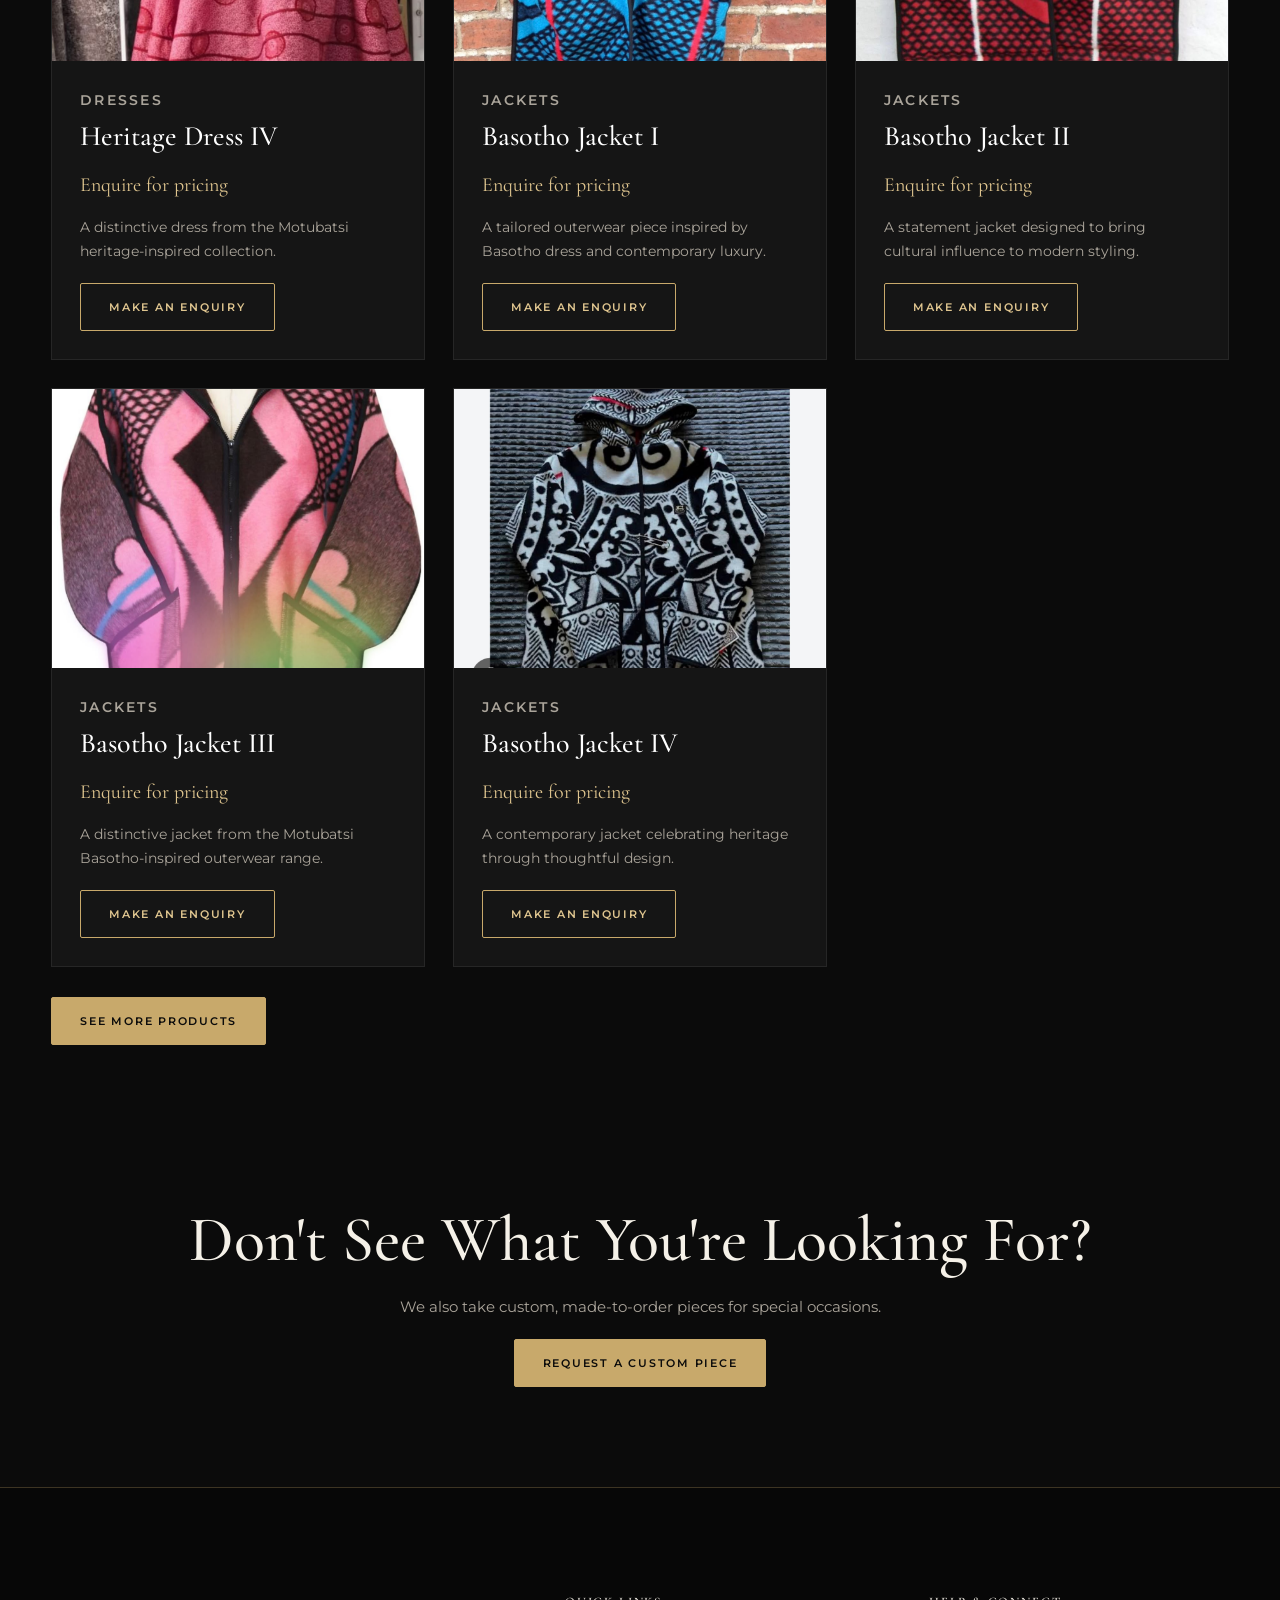
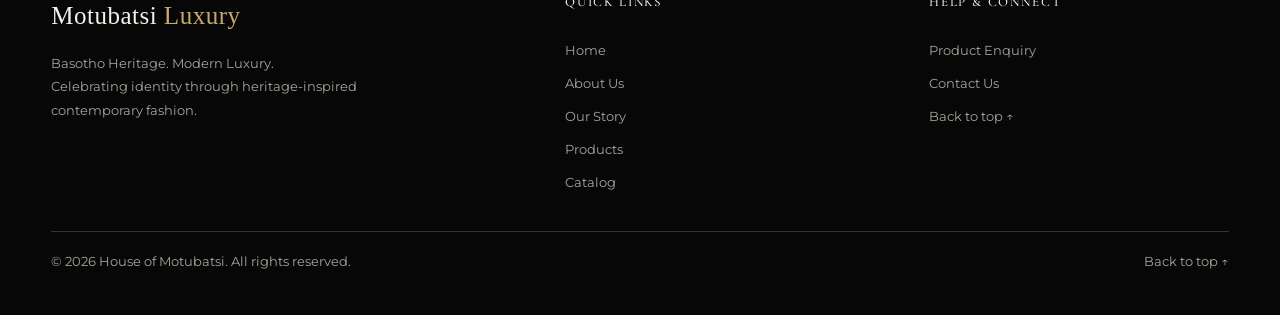
<file: pages/catalog.html>
<!DOCTYPE html>
<!-- Defines this document as an HTML5 document. -->
<html lang="en">
<!-- Opens the HTML document and declares English as the page language. -->

<head>
    <!-- Opens the document head, which contains page metadata and resources. -->
    <meta charset="UTF-8">
    <!-- Sets UTF-8 character encoding for correct text display. -->
    <meta name="viewport" content="width=device-width, initial-scale=1.0">
    <!-- Makes the layout responsive to the device screen width. -->
    <meta name="description" content="Browse the full Motubatsi Luxury catalog — Basotho-inspired dresses, jackets, blankets and headwear.">
    <!-- Provides a search-engine and page-preview description. -->
    <link rel="stylesheet" href="../assets/css/styles.css">
    <link rel="icon" type="image/jpeg" href="../assets/images/logo.jpeg">
    <!-- Links this page to the site's main CSS stylesheet. -->
    <meta name="robots" content="index, follow, max-image-preview:large">
    <meta name="theme-color" content="#171512">
    <meta property="og:type" content="website">
    <meta property="og:site_name" content="Motubatsi Luxury">
    <meta property="og:locale" content="en_ZA">
    <meta property="og:title" content="Fashion Catalog | Dresses, Jackets & More | Motubatsi Luxury">
    <meta property="og:description" content="Browse the Motubatsi Luxury catalog of Basotho-inspired dresses, jackets, blankets and headwear. Explore the collections and enquire about a piece.">
    <meta name="twitter:card" content="summary">
    <meta name="twitter:title" content="Fashion Catalog | Dresses, Jackets & More | Motubatsi Luxury">
    <meta name="twitter:description" content="Browse the Motubatsi Luxury catalog of Basotho-inspired dresses, jackets, blankets and headwear. Explore the collections and enquire about a piece.">

    <title>Fashion Catalog | Dresses, Jackets & More | Motubatsi Luxury</title>
    <!-- Sets the title shown in the browser tab. -->
</head>
<!-- Closes the document head. -->

<body id="top">
    <a class="skip-link" href="#main-content">Skip to main content</a>
    <!-- Opens the visible webpage content. -->

    <header class="site-header" id="site-header">
        <!-- Creates the main website header. -->
        <div class="navbar">
            <!-- Creates the navigation bar wrapper. -->
            <div class="nav-container">
                <!-- Provides the responsive container for navigation elements. -->
                <a href="../index.html" class="brand"><img class="brand-logo" src="../assets/images/logo.jpeg" alt="" width="42" height="42"><span class="brand-wordmark">Motubatsi <span>Luxury</span></span></a>
                <!-- Creates the clickable Motubatsi Luxury brand logo. -->
                <nav aria-label="Main navigation">
                    <!-- Opens the primary navigation area. -->
                    <ul class="nav-links" id="primary-navigation">
                        <!-- Creates the unordered list containing navigation links. -->
                        <li><a href="../index.html">Home</a></li>
                        <!-- Creates the Home navigation link. -->
                        <li><a href="./about.html">About Us</a></li>
                        <!-- Creates the About Us navigation link. -->
                        <li><a href="./our-story.html">Our Story</a></li>
                        <!-- Creates the Our Story navigation link. -->
                        <li><a href="./product.html">Products</a></li>
                        <!-- Creates the Products navigation link. -->
                        <li><a href="./catalog.html" class="active">Catalog</a></li>
                        <!-- Creates the active Catalog navigation link. -->
                        <li><a href="./enquiry.html">Enquiry</a></li>
                        <!-- Creates the Enquiry navigation link. -->
                        <li><a href="./contact.html">Contact</a></li>
                        <!-- Creates the Contact navigation link. -->
                    </ul>
                    <!-- Closes the navigation link list. -->
                </nav>
                <!-- Closes the primary navigation area. -->
                <button class="menu-toggle" type="button" aria-label="Toggle navigation" aria-controls="primary-navigation" aria-expanded="false">&#9776;</button>
                <!-- Creates the mobile hamburger menu button with an accessible label. -->
            </div>
            <!-- Closes the navigation container. -->
        </div>
        <!-- Closes the navbar wrapper. -->
    </header>
    <!-- Closes the website header. -->

    <main id="main-content" tabindex="-1">
        <section>
            <!-- Creates the introductory catalog section. -->
            <div class="container section-header">
                <!-- Centers and constrains the introductory content. -->
                <p class="section-eyebrow">Full Catalog</p>
                <!-- Displays the small section label. -->
                <h1 class="section-title">Our Collections</h1>
                <!-- Displays the main catalog page heading. -->
                <p class="section-text">
                    <!-- Opens the catalog introduction paragraph. -->
                    Every piece in the Motubatsi Luxury catalog is Basotho-inspired and finished with
                    modern, luxury detailing. Prices are available on enquiry — select a piece below and
                    our team will get back to you with full details.
                    <!-- Provides an explanation of the catalog and enquiry process. -->
                </p>
                <!-- Closes the catalog introduction paragraph. -->
            </div>
            <!-- Closes the introductory content container. -->
        </section>
        <section class="catalog-tools-section" aria-label="Find products">
            <div class="container">
                <div class="catalog-tools">
                    <div class="catalog-search">
                        <label for="catalog-search">Search products</label>
                        <input id="catalog-search" type="search" placeholder="Search by product, category or description..." autocomplete="off">
                    </div>
                    <div class="catalog-sort">
                        <label for="catalog-sort">Sort products</label>
                        <select id="catalog-sort">
                            <option value="featured">Featured</option>
                            <option value="name-asc">Name: A to Z</option>
                            <option value="name-desc">Name: Z to A</option>
                            <option value="category">Category</option>
                        </select>
                    </div>
                </div>
                <div class="catalog-filter-row" role="group" aria-label="Filter products by category">
                    <button class="catalog-filter active" type="button" data-category="all" aria-pressed="true">All pieces</button>
                    <button class="catalog-filter" type="button" data-category="dresses" aria-pressed="false">Dresses</button>
                    <button class="catalog-filter" type="button" data-category="jackets" aria-pressed="false">Jackets</button>
                    <button class="catalog-filter" type="button" data-category="blankets" aria-pressed="false">Blankets</button>
                    <button class="catalog-filter" type="button" data-category="headwear" aria-pressed="false">Headwear</button>
                </div>
                <p id="catalog-results" class="catalog-results" role="status" aria-live="polite"></p>
                <div id="catalog-products" class="card-grid catalog-products" aria-live="polite"></div>
                <p id="catalog-empty" class="catalog-empty" hidden>No pieces match your search. Try another name or category.</p>
            </div>
        </section>
        <!-- Begins the custom-order call-to-action section. -->
        <section class="text-center" style="padding-top: 60px;">
            <!-- Creates a centered section with reduced top padding. -->
            <div class="container">
                <!-- Centers and constrains the call-to-action content. -->
                <h2 class="section-title">Don't See What You're Looking For?</h2>
                <!-- Displays the custom-piece prompt. -->
                <p class="section-text mb-2">We also take custom, made-to-order pieces for special occasions.</p>
                <!-- Explains that custom pieces are available. -->
                <a href="./enquiry.html" class="btn">Request a Custom Piece</a>
                <!-- Creates a button linking to the enquiry page for custom requests. -->
            </div>
            <!-- Closes the call-to-action container. -->
        </section>
        <!-- Closes the custom-order call-to-action section. -->
    
    </main>
    <footer class="site-footer"><div class="container"><div class="footer-grid">
<div class="footer-brand"><a class="footer-brand-name" href="../index.html">Motubatsi <span>Luxury</span></a><p>Basotho Heritage. Modern Luxury.</p><p class="footer-note">Celebrating identity through heritage-inspired contemporary fashion.</p></div>
<div class="footer-links"><h2 class="footer-title">Quick Links</h2><a href="../index.html">Home</a><a href="../pages/about.html">About Us</a><a href="../pages/our-story.html">Our Story</a><a href="../pages/product.html">Products</a><a href="../pages/catalog.html">Catalog</a></div>
<div class="footer-links"><h2 class="footer-title">Help &amp; Connect</h2><a href="../pages/enquiry.html">Product Enquiry</a><a href="../pages/contact.html">Contact Us</a><a href="#top">Back to top <span aria-hidden="true">↑</span></a></div>
</div><div class="footer-bottom"><p>&copy; 2026 House of Motubatsi. All rights reserved.</p><a class="back-to-top" href="#top">Back to top <span aria-hidden="true">↑</span></a></div></div></footer>
    <!-- Closes the website footer. -->

    <script src="../assets/js/main.js" defer></script>
    <!-- Loads the JavaScript file responsible for interactive website behavior. -->
</body>
<!-- Closes the visible page content. -->
</html>
<!-- Closes the HTML document. -->
</file>
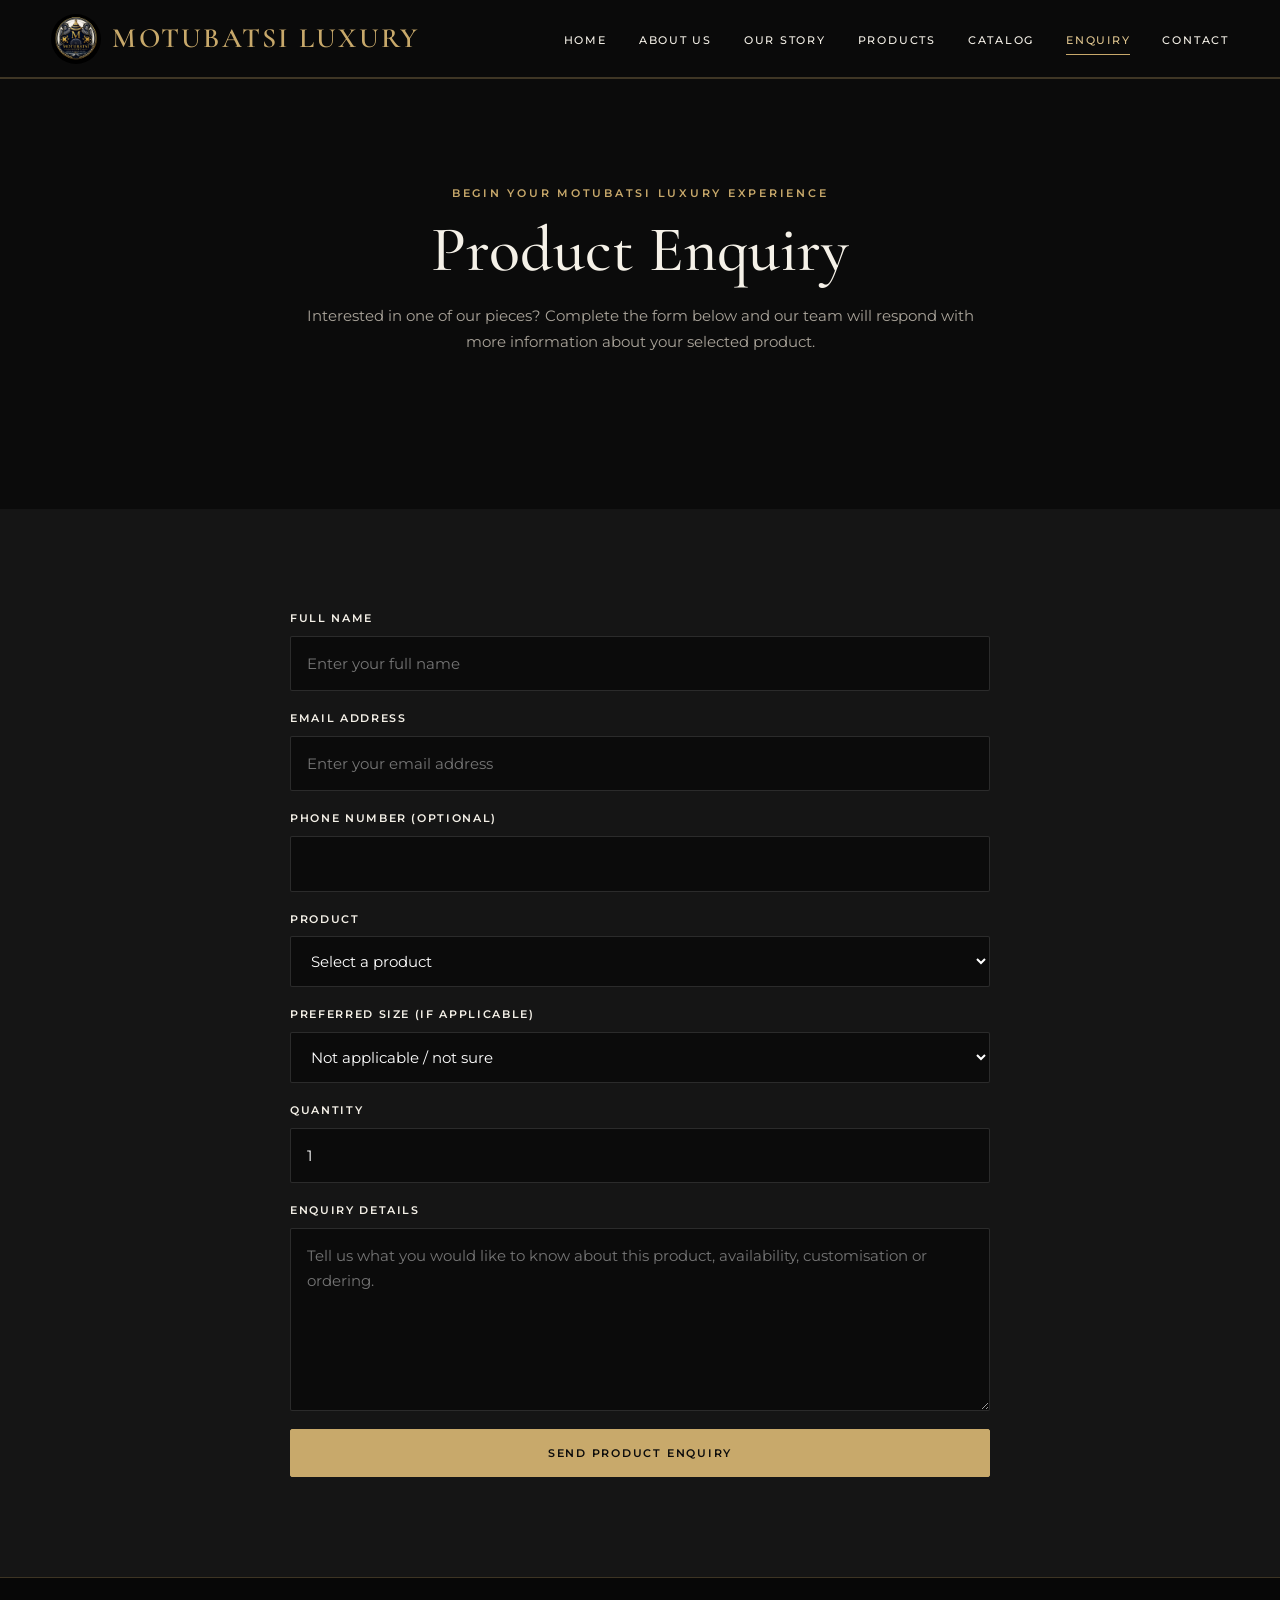
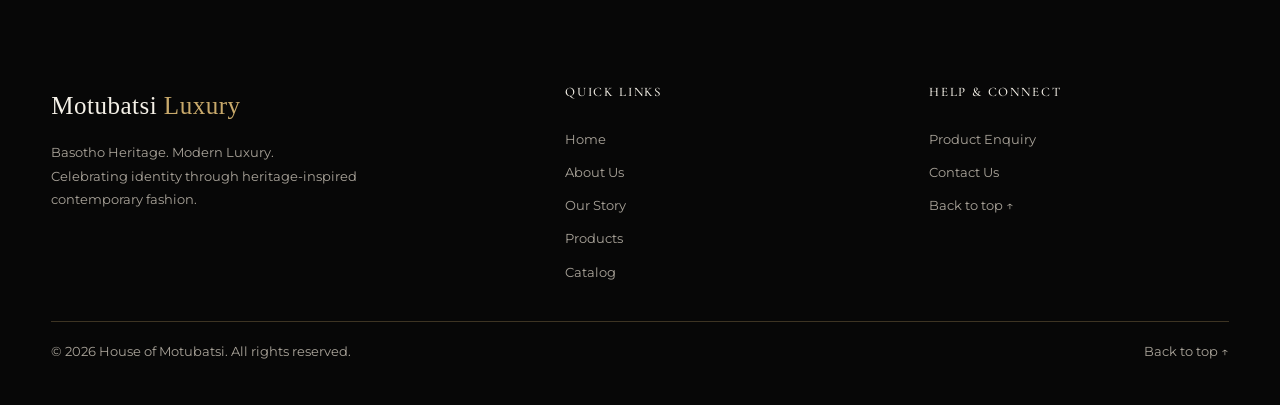
<file: pages/enquiry.html>
<!DOCTYPE html>
<!-- Declares this document as an HTML5 document. -->
<html lang="en">
<!-- Opens the HTML document and specifies English as the page language. -->

<head>
    <!-- Opens the head section, which contains page metadata and linked resources. -->

    <meta charset="UTF-8">
    <!-- Sets the character encoding to UTF-8 for correct text rendering. -->

    <meta name="viewport" content="width=device-width, initial-scale=1.0">
    <!-- Makes the page responsive by matching the viewport width to the device width. -->

    <meta name="description" content="Send a product enquiry to Motubatsi Luxury.">
    <!-- Provides a short description of the page for search engines and previews. -->

    <link rel="stylesheet" href="../assets/css/styles.css">
    <link rel="icon" type="image/jpeg" href="../assets/images/logo.jpeg">
    <!-- Links the page to the main Motubatsi Luxury CSS stylesheet. -->
    <meta name="robots" content="index, follow, max-image-preview:large">
    <meta name="theme-color" content="#171512">
    <meta property="og:type" content="website">
    <meta property="og:site_name" content="Motubatsi Luxury">
    <meta property="og:locale" content="en_ZA">
    <meta property="og:title" content="Product Enquiries | Motubatsi Luxury">
    <meta property="og:description" content="Enquire about Motubatsi Luxury products and custom Basotho-inspired fashion pieces. Contact our team to discuss a design or collection item.">
    <meta name="twitter:card" content="summary">
    <meta name="twitter:title" content="Product Enquiries | Motubatsi Luxury">
    <meta name="twitter:description" content="Enquire about Motubatsi Luxury products and custom Basotho-inspired fashion pieces. Contact our team to discuss a design or collection item.">


    <title>Product Enquiries | Motubatsi Luxury</title>
    <!-- Sets the title shown in the browser tab. -->
</head>
<!-- Closes the head section. -->

<body id="top">
    <a class="skip-link" href="#main-content">Skip to main content</a>
<!-- Opens the visible content of the webpage. -->

    <header class="site-header" id="site-header">
        <!-- Creates the main website header. -->

        <div class="navbar">
            <!-- Wraps the navigation bar and its contents. -->

            <div class="nav-container">
                <!-- Provides the layout container for the brand, navigation, and mobile menu button. -->

                <a href="../index.html" class="brand"><img class="brand-logo" src="../assets/images/logo.jpeg" alt="" width="42" height="42"><span class="brand-wordmark">Motubatsi <span>Luxury</span></span></a>
                <!-- Creates the clickable Motubatsi Luxury brand/logo. -->
                <!-- The href sends users to the main home page. -->
                <!-- The span allows the word "Luxury" to receive separate styling. -->

                <nav aria-label="Main navigation">
                    <!-- Defines the main navigation area. -->

                    <ul class="nav-links" id="primary-navigation">
                        <!-- Creates an unordered list containing the site's navigation links. -->

                        <li><a href="../index.html">Home</a></li>
                        <!-- Creates a navigation item linking to the home page. -->

                        <li><a href="./about.html">About Us</a></li>
                        <!-- Creates a navigation item linking to the About Us page. -->

                        <li><a href="./our-story.html">Our Story</a></li>
                        <!-- Creates a navigation item linking to the Our Story page. -->

                        <li><a href="./product.html">Products</a></li>
                        <!-- Creates a navigation item linking to the Products page. -->

                        <li><a href="./catalog.html">Catalog</a></li>
                        <!-- Creates a navigation item linking to the Catalog page. -->

                        <li><a href="./enquiry.html" class="active">Enquiry</a></li>
                        <!-- Creates a navigation item linking to the current Enquiry page. -->
                        <!-- The active class identifies the current page in the navigation. -->

                        <li><a href="./contact.html">Contact</a></li>
                        <!-- Creates a navigation item linking to the Contact page. -->

                    </ul>
                    <!-- Closes the navigation list. -->

                </nav>
                <!-- Closes the navigation area. -->

                <button class="menu-toggle" type="button" aria-label="Toggle navigation" aria-controls="primary-navigation" aria-expanded="false">&#9776;</button>
                <!-- Creates the button used to toggle mobile navigation. -->
                <!-- aria-label gives the button an accessible description for screen readers. -->
                <!-- &#9776; displays the hamburger menu symbol. -->

            </div>
            <!-- Closes the navigation container. -->

        </div>
        <!-- Closes the navigation bar. -->

    </header>
    <!-- Closes the website header. -->

    <main id="main-content" tabindex="-1">
        <!-- Opens the main content area of the enquiry page. -->

        <section>
            <!-- Creates the introductory section for the product enquiry form. -->

            <div class="container section-header">
                <!-- Creates a centered, constrained container for the section introduction. -->

                <p class="section-eyebrow">Begin Your Motubatsi Luxury Experience</p>
                <!-- Displays the small introductory label above the main heading. -->

                <h1 class="section-title">Product Enquiry</h1>
                <!-- Displays the main heading of the page. -->

                <p class="section-text">
                    <!-- Starts the introductory description paragraph. -->

                    Interested in one of our pieces? Complete the form below and our team will respond
                    <!-- Explains what visitors should do to enquire about a product. -->

                    with more information about your selected product.
                    <!-- Explains that the team will provide additional product information. -->

                </p>
                <!-- Closes the introductory paragraph. -->

            </div>
            <!-- Closes the introductory section container. -->

        </section>
        <!-- Closes the introductory section. -->

        <section class="contact">
            <!-- Creates the section containing the product enquiry form. -->

            <div class="container" style="max-width: 700px;">
                <!-- Creates a centered content container with a maximum width of 700 pixels. -->
                <!-- The inline style limits the width of the enquiry form for easier reading. -->

                <form class="contact-form validated-form" novalidate action="https://api.web3forms.com/submit" method="POST" data-form-type="enquiry">
                    <input type="hidden" name="access_key" value="2a40792c-0ace-4895-9a68-4a59562f3963">
                    <input type="hidden" name="subject" value="New product enquiry — Motubatsi Luxury">
                    <input type="checkbox" name="botcheck" tabindex="-1" autocomplete="off" aria-hidden="true" style="display:none;">

                    <div class="form-group">
                        <label for="enquiry-name">Full Name</label>
                        <input type="text" id="enquiry-name" name="name" autocomplete="name" placeholder="Enter your full name" data-required="true" data-min-length="2" data-max-length="80">
                    </div>

                    <div class="form-group">
                        <label for="enquiry-email">Email Address</label>
                        <input type="email" id="enquiry-email" name="email" autocomplete="email" placeholder="Enter your email address" data-required="true" data-rule="email" data-max-length="120">
                    </div>

                    <div class="form-group">
                        <label for="enquiry-phone">Phone Number (optional)</label>
                        <input type="tel" id="enquiry-phone" name="phone" autocomplete="tel" inputmode="tel" data-rule="phone">
                    </div>

                    <div class="form-group">
                        <label for="enquiry-product">Product</label>
                        <select id="enquiry-product" name="product" data-required="true">
                            <option value="">Select a product</option>
                            <option value="Heritage Dress">Heritage Dress</option>
                            <option value="Luxury Heritage Jacket">Luxury Heritage Jacket</option>
                            <option value="Basotho Blanket Collection">Basotho Blanket Collection</option>
                            <option value="Sotho Hat Collection">Sotho Hat Collection</option>
                            <option value="Other / custom piece">Other / custom piece</option>
                        </select>
                    </div>

                    <div class="form-group">
                        <label for="enquiry-size">Preferred Size (if applicable)</label>
                        <select id="enquiry-size" name="size">
                            <option value="">Not applicable / not sure</option>
                            <option value="Small">Small</option>
                            <option value="Medium">Medium</option>
                            <option value="Large">Large</option>
                            <option value="Extra Large">Extra Large</option>
                        </select>
                    </div>

                    <div class="form-group">
                        <label for="enquiry-quantity">Quantity</label>
                        <input type="number" id="enquiry-quantity" name="quantity" value="1" data-required="true" data-rule="integer" data-min="1" data-max="50">
                    </div>

                    <div class="form-group">
                        <label for="enquiry-message">Enquiry Details</label>
                        <textarea id="enquiry-message" name="message" rows="6" placeholder="Tell us what you would like to know about this product, availability, customisation or ordering." data-required="true" data-min-length="10" data-max-length="3000"></textarea>
                    </div>

                    <p class="form-status" data-form-status role="status" aria-live="polite" tabindex="-1"></p>
                    <button type="submit" class="btn">Send Product Enquiry</button>
                </form>
                <!-- Closes the product enquiry form. -->

            </div>
            <!-- Closes the form container. -->

        </section>
        <!-- Closes the enquiry section. -->

    </main>
    <!-- Closes the main content area. -->

    <footer class="site-footer"><div class="container"><div class="footer-grid">
<div class="footer-brand"><a class="footer-brand-name" href="../index.html">Motubatsi <span>Luxury</span></a><p>Basotho Heritage. Modern Luxury.</p><p class="footer-note">Celebrating identity through heritage-inspired contemporary fashion.</p></div>
<div class="footer-links"><h2 class="footer-title">Quick Links</h2><a href="../index.html">Home</a><a href="../pages/about.html">About Us</a><a href="../pages/our-story.html">Our Story</a><a href="../pages/product.html">Products</a><a href="../pages/catalog.html">Catalog</a></div>
<div class="footer-links"><h2 class="footer-title">Help &amp; Connect</h2><a href="../pages/enquiry.html">Product Enquiry</a><a href="../pages/contact.html">Contact Us</a><a href="#top">Back to top <span aria-hidden="true">↑</span></a></div>
</div><div class="footer-bottom"><p>&copy; 2026 House of Motubatsi. All rights reserved.</p><a class="back-to-top" href="#top">Back to top <span aria-hidden="true">↑</span></a></div></div></footer>
    <!-- Closes the website footer. -->

    <script src="../assets/js/main.js" defer></script>
    <!-- Loads the site's JavaScript file. -->
    <!-- This can provide interactive features such as the mobile navigation menu. -->

</body>
<!-- Closes the visible page body. -->

</html>
<!-- Closes the HTML document. -->
</file>
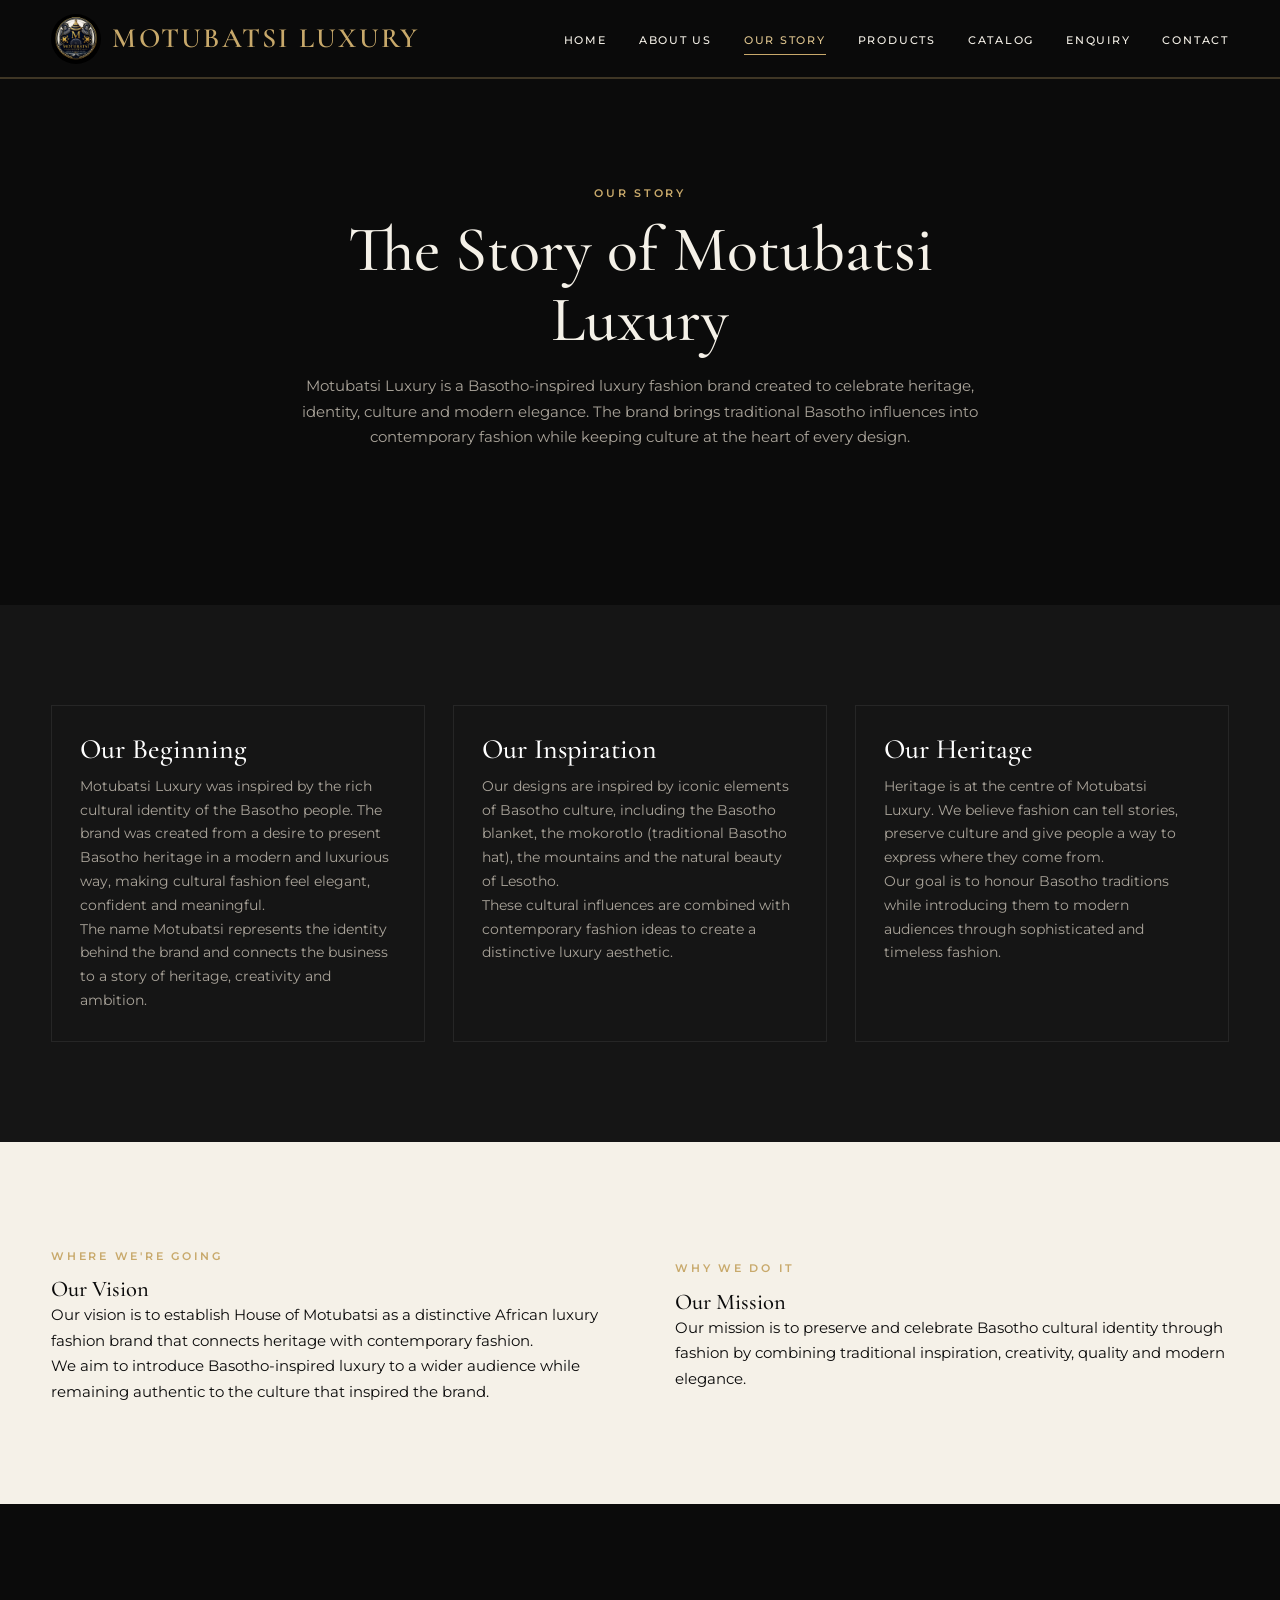
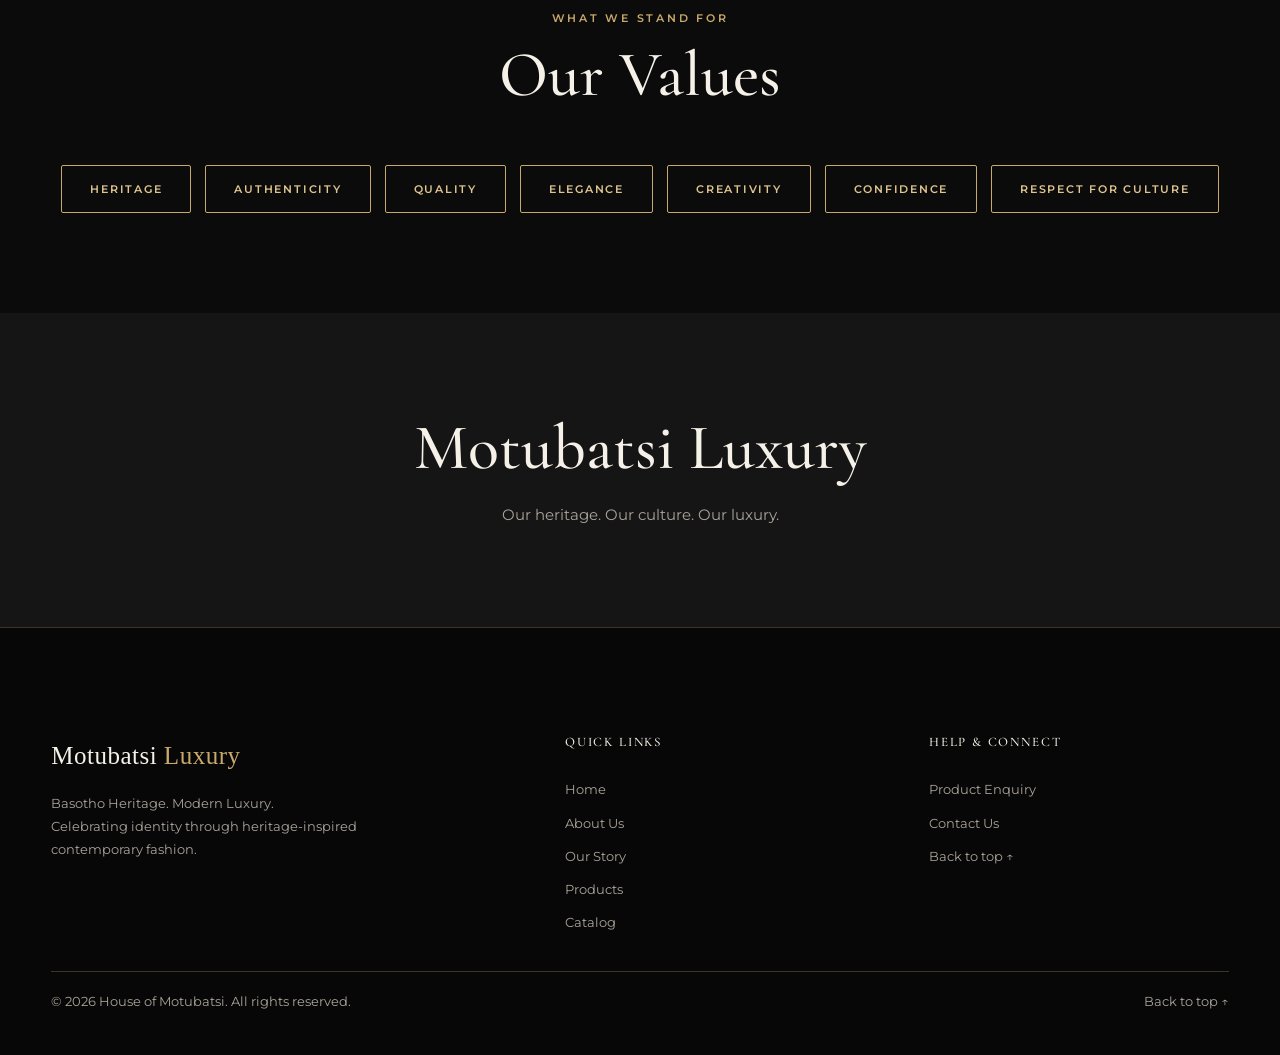
<file: pages/our-story.html>
<!DOCTYPE html>
<!-- Declares this document as an HTML5 document. -->
<html lang="en">
<!-- Opens the HTML document and specifies English as the page language. -->

<head>
    <!-- Opens the head section containing page metadata and linked resources. -->

    <meta charset="UTF-8">
    <!-- Sets the character encoding to UTF-8 for correct display of text and symbols. -->

    <meta name="viewport" content="width=device-width, initial-scale=1.0">
    <!-- Makes the webpage responsive by matching the viewport width to the device width. -->

    <meta name="description" content="Discover the story, heritage and vision behind House of Motubatsi Luxury.">
    <!-- Provides a description of the page for search engines and page previews. -->

    <link rel="stylesheet" href="../assets/css/styles.css">
    <link rel="icon" type="image/jpeg" href="../assets/images/logo.jpeg">
    <!-- Links the page to the main Motubatsi Luxury stylesheet. -->
    <meta name="robots" content="index, follow, max-image-preview:large">
    <meta name="theme-color" content="#171512">
    <meta property="og:type" content="website">
    <meta property="og:site_name" content="Motubatsi Luxury">
    <meta property="og:locale" content="en_ZA">
    <meta property="og:title" content="Our Story | The Heritage Behind Motubatsi Luxury">
    <meta property="og:description" content="Explore the story and inspiration behind Motubatsi Luxury, from Basotho cultural heritage and the iconic blanket to contemporary African luxury fashion.">
    <meta name="twitter:card" content="summary">
    <meta name="twitter:title" content="Our Story | The Heritage Behind Motubatsi Luxury">
    <meta name="twitter:description" content="Explore the story and inspiration behind Motubatsi Luxury, from Basotho cultural heritage and the iconic blanket to contemporary African luxury fashion.">


    <title>Our Story | The Heritage Behind Motubatsi Luxury</title>
    <!-- Sets the text displayed in the browser tab. -->

</head>
<!-- Closes the head section. -->

<body id="top">
    <a class="skip-link" href="#main-content">Skip to main content</a>
<!-- Opens the visible content of the webpage. -->

    <header class="site-header" id="site-header">
        <!-- Creates the main website header. -->

        <div class="navbar">
            <!-- Wraps the navigation bar. -->

            <div class="nav-container">
                <!-- Provides the layout container for the brand, navigation links, and mobile menu button. -->

                <a href="../index.html" class="brand"><img class="brand-logo" src="../assets/images/logo.jpeg" alt="" width="42" height="42"><span class="brand-wordmark">Motubatsi <span>Luxury</span></span></a>
                <!-- Creates the clickable Motubatsi Luxury brand/logo and links it to the home page. -->
                <!-- The span allows "Luxury" to be styled separately. -->

                <nav aria-label="Main navigation">
                    <!-- Defines the main navigation area. -->

                    <ul class="nav-links" id="primary-navigation">
                        <!-- Creates an unordered list for the website navigation links. -->

                        <li><a href="../index.html">Home</a></li>
                        <!-- Navigation item linking to the home page. -->

                        <li><a href="./about.html">About Us</a></li>
                        <!-- Navigation item linking to the About Us page. -->

                        <li><a href="./our-story.html" class="active">Our Story</a></li>
                        <!-- Navigation item linking to the current Our Story page. -->
                        <!-- The active class identifies the current page in the navigation. -->

                        <li><a href="./product.html">Products</a></li>
                        <!-- Navigation item linking to the Products page. -->

                        <li><a href="./catalog.html">Catalog</a></li>
                        <!-- Navigation item linking to the Catalog page. -->

                        <li><a href="./enquiry.html">Enquiry</a></li>
                        <!-- Navigation item linking to the Product Enquiry page. -->

                        <li><a href="./contact.html">Contact</a></li>
                        <!-- Navigation item linking to the Contact page. -->

                    </ul>
                    <!-- Closes the navigation list. -->

                </nav>
                <!-- Closes the navigation area. -->

                <button class="menu-toggle" type="button" aria-label="Toggle navigation" aria-controls="primary-navigation" aria-expanded="false">&#9776;</button>
                <!-- Creates the mobile navigation toggle button. -->
                <!-- aria-label provides an accessible description for screen readers. -->
                <!-- &#9776; displays the hamburger menu icon. -->

            </div>
            <!-- Closes the navigation container. -->

        </div>
        <!-- Closes the navigation bar. -->

    </header>
    <!-- Closes the website header. -->

    <main id="main-content" tabindex="-1">
        <!-- Opens the main content area of the Our Story page. -->

        <section>
            <!-- Creates the introductory Our Story section. -->

            <div class="container section-header">
                <!-- Provides a centered and constrained container for the section introduction. -->

                <p class="section-eyebrow">Our Story</p>
                <!-- Displays the small introductory label above the main heading. -->

                <h1 class="section-title">The Story of Motubatsi Luxury</h1>
                <!-- Displays the main heading for the page. -->

                <p class="section-text">
                    <!-- Starts the introductory paragraph. -->

                    Motubatsi Luxury is a Basotho-inspired luxury fashion brand created to celebrate
                    <!-- Introduces the brand and its cultural inspiration. -->

                    heritage, identity, culture and modern elegance. The brand brings traditional Basotho
                    <!-- Describes the heritage and contemporary focus of the brand. -->

                    influences into contemporary fashion while keeping culture at the heart of every design.
                    <!-- Explains how traditional influences are incorporated into modern fashion. -->

                </p>
                <!-- Closes the introductory paragraph. -->

            </div>
            <!-- Closes the introductory content container. -->

        </section>
        <!-- Closes the introductory section. -->

        <section class="bg-dark">
            <!-- Creates a dark-background section containing three story cards. -->

            <div class="container card-grid">
                <!-- Creates a constrained grid layout for the story cards. -->

                <div class="card">
                    <!-- Creates the first story card. -->

                    <div class="card-content">
                        <!-- Provides the content area inside the card. -->

                        <h3>Our Beginning</h3>
                        <!-- Displays the heading for the beginning of the brand story. -->

                        <p>
                            <!-- Starts the first paragraph describing the brand's beginning. -->

                            Motubatsi Luxury was inspired by the rich cultural identity of the Basotho
                            <!-- Explains the cultural inspiration behind the brand. -->

                            people. The brand was created from a desire to present Basotho heritage in a
                            <!-- Explains the goal of presenting Basotho heritage in a contemporary format. -->

                            modern and luxurious way, making cultural fashion feel elegant, confident and
                            <!-- Describes the intended qualities of the cultural fashion. -->

                            meaningful.
                            <!-- Completes the description of the brand's desired character. -->

                        </p>
                        <!-- Closes the first beginning paragraph. -->

                        <p>
                            <!-- Starts the second beginning paragraph. -->

                            The name Motubatsi represents the identity behind the brand and connects the
                            <!-- Explains the significance of the brand name. -->

                            business to a story of heritage, creativity and ambition.
                            <!-- Describes the themes associated with the brand identity. -->

                        </p>
                        <!-- Closes the second beginning paragraph. -->

                    </div>
                    <!-- Closes the card content. -->

                </div>
                <!-- Closes the first story card. -->

                <div class="card">
                    <!-- Creates the second story card. -->

                    <div class="card-content">
                        <!-- Provides the content area inside the card. -->

                        <h3>Our Inspiration</h3>
                        <!-- Displays the heading for the inspiration section. -->

                        <p>
                            <!-- Starts the first inspiration paragraph. -->

                            Our designs are inspired by iconic elements of Basotho culture, including the
                            <!-- Introduces the cultural elements that inspire the designs. -->

                            Basotho blanket, the mokorotlo (traditional Basotho hat), the mountains and the
                            <!-- Lists specific cultural and natural sources of inspiration. -->

                            natural beauty of Lesotho.
                            <!-- Completes the list of inspirations. -->

                        </p>
                        <!-- Closes the first inspiration paragraph. -->

                        <p>
                            <!-- Starts the second inspiration paragraph. -->

                            These cultural influences are combined with contemporary fashion ideas to create
                            <!-- Explains the combination of traditional and contemporary influences. -->

                            a distinctive luxury aesthetic.
                            <!-- Describes the resulting design style. -->

                        </p>
                        <!-- Closes the second inspiration paragraph. -->

                    </div>
                    <!-- Closes the card content. -->

                </div>
                <!-- Closes the second story card. -->

                <div class="card">
                    <!-- Creates the third story card. -->

                    <div class="card-content">
                        <!-- Provides the content area inside the card. -->

                        <h3>Our Heritage</h3>
                        <!-- Displays the heading for the heritage section. -->

                        <p>
                            <!-- Starts the first heritage paragraph. -->

                            Heritage is at the centre of Motubatsi Luxury. We believe fashion can tell
                            <!-- Explains the importance of heritage to the brand. -->

                            stories, preserve culture and give people a way to express where they come from.
                            <!-- Describes the role the brand believes fashion can play in cultural expression. -->

                        </p>
                        <!-- Closes the first heritage paragraph. -->

                        <p>
                            <!-- Starts the second heritage paragraph. -->

                            Our goal is to honour Basotho traditions while introducing them to modern
                            <!-- Explains the brand's goal of respecting traditional culture while reaching modern audiences. -->

                            audiences through sophisticated and timeless fashion.
                            <!-- Completes the description of the brand's heritage-focused approach. -->

                        </p>
                        <!-- Closes the second heritage paragraph. -->

                    </div>
                    <!-- Closes the card content. -->

                </div>
                <!-- Closes the third story card. -->

            </div>
            <!-- Closes the story-card grid. -->

        </section>
        <!-- Closes the dark story section. -->

        <section class="about">
            <!-- Creates the section containing the brand's vision and mission. -->

            <div class="container about-grid">
                <!-- Creates a responsive grid for the vision and mission content. -->

                <div>
                    <!-- Creates the first column containing the vision. -->

                    <p class="section-eyebrow">Where We're Going</p>
                    <!-- Displays the label introducing the vision. -->

                    <h2>Our Vision</h2>
                    <!-- Displays the vision heading. -->

                    <p>
                        <!-- Starts the first vision paragraph. -->

                        Our vision is to establish House of Motubatsi as a distinctive African luxury
                        <!-- Describes the desired future position of the brand. -->

                        fashion brand that connects heritage with contemporary fashion.
                        <!-- Explains the connection between cultural heritage and modern fashion. -->

                    </p>
                    <!-- Closes the first vision paragraph. -->

                    <p>
                        <!-- Starts the second vision paragraph. -->

                        We aim to introduce Basotho-inspired luxury to a wider audience while remaining
                        <!-- Explains the goal of reaching a broader audience. -->

                        authentic to the culture that inspired the brand.
                        <!-- States the intention to maintain cultural authenticity. -->

                    </p>
                    <!-- Closes the second vision paragraph. -->

                </div>
                <!-- Closes the vision column. -->

                <div>
                    <!-- Creates the second column containing the mission. -->

                    <p class="section-eyebrow">Why We Do It</p>
                    <!-- Displays the label introducing the mission. -->

                    <h2>Our Mission</h2>
                    <!-- Displays the mission heading. -->

                    <p>
                        <!-- Starts the mission paragraph. -->

                        Our mission is to preserve and celebrate Basotho cultural identity through fashion
                        <!-- Explains the central purpose of the brand's mission. -->

                        by combining traditional inspiration, creativity, quality and modern elegance.
                        <!-- Lists the principles used to achieve that mission. -->

                    </p>
                    <!-- Closes the mission paragraph. -->

                </div>
                <!-- Closes the mission column. -->

            </div>
            <!-- Closes the vision and mission grid. -->

        </section>
        <!-- Closes the vision and mission section. -->

        <section>
            <!-- Creates the section listing the brand's core values. -->

            <div class="container section-header">
                <!-- Creates the centered heading area for the values section. -->

                <p class="section-eyebrow">What We Stand For</p>
                <!-- Displays the introductory label for the values. -->

                <h2 class="section-title">Our Values</h2>
                <!-- Displays the main heading for the values section. -->

            </div>
            <!-- Closes the values section heading container. -->

            <div class="container">
                <!-- Creates a constrained container for the values list. -->

                <ul style="display:flex; flex-wrap:wrap; gap: 14px; justify-content:center;">
                    <!-- Creates a flexible list of value items. -->
                    <!-- flex-wrap allows items to move onto additional lines when necessary. -->
                    <!-- gap adds 14 pixels of space between items. -->
                    <!-- justify-content:center centers the items horizontally. -->

                    <li class="btn btn-outline" style="pointer-events:none;">Heritage</li>
                    <!-- Displays Heritage as a non-clickable styled value item. -->
                    <!-- pointer-events:none prevents pointer interaction with the element. -->

                    <li class="btn btn-outline" style="pointer-events:none;">Authenticity</li>
                    <!-- Displays Authenticity as a non-clickable styled value item. -->

                    <li class="btn btn-outline" style="pointer-events:none;">Quality</li>
                    <!-- Displays Quality as a non-clickable styled value item. -->

                    <li class="btn btn-outline" style="pointer-events:none;">Elegance</li>
                    <!-- Displays Elegance as a non-clickable styled value item. -->

                    <li class="btn btn-outline" style="pointer-events:none;">Creativity</li>
                    <!-- Displays Creativity as a non-clickable styled value item. -->

                    <li class="btn btn-outline" style="pointer-events:none;">Confidence</li>
                    <!-- Displays Confidence as a non-clickable styled value item. -->

                    <li class="btn btn-outline" style="pointer-events:none;">Respect for Culture</li>
                    <!-- Displays Respect for Culture as a non-clickable styled value item. -->

                </ul>
                <!-- Closes the values list. -->

            </div>
            <!-- Closes the values container. -->

        </section>
        <!-- Closes the values section. -->

        <section class="bg-dark text-center">
            <!-- Creates a dark-background section with centered text. -->

            <div class="container">
                <!-- Creates a constrained container for the closing brand message. -->

                <h2 class="section-title">Motubatsi Luxury</h2>
                <!-- Displays the brand name as the closing heading. -->

                <p class="section-text">Our heritage. Our culture. Our luxury.</p>
                <!-- Displays the brand's closing statement. -->

            </div>
            <!-- Closes the closing-message container. -->

        </section>
        <!-- Closes the final brand-message section. -->

    </main>
    <!-- Closes the main content area. -->

    <footer class="site-footer"><div class="container"><div class="footer-grid">
<div class="footer-brand"><a class="footer-brand-name" href="../index.html">Motubatsi <span>Luxury</span></a><p>Basotho Heritage. Modern Luxury.</p><p class="footer-note">Celebrating identity through heritage-inspired contemporary fashion.</p></div>
<div class="footer-links"><h2 class="footer-title">Quick Links</h2><a href="../index.html">Home</a><a href="../pages/about.html">About Us</a><a href="../pages/our-story.html">Our Story</a><a href="../pages/product.html">Products</a><a href="../pages/catalog.html">Catalog</a></div>
<div class="footer-links"><h2 class="footer-title">Help &amp; Connect</h2><a href="../pages/enquiry.html">Product Enquiry</a><a href="../pages/contact.html">Contact Us</a><a href="#top">Back to top <span aria-hidden="true">↑</span></a></div>
</div><div class="footer-bottom"><p>&copy; 2026 House of Motubatsi. All rights reserved.</p><a class="back-to-top" href="#top">Back to top <span aria-hidden="true">↑</span></a></div></div></footer>
    <!-- Closes the website footer. -->

    <script src="../assets/js/main.js" defer></script>
    <!-- Loads the website JavaScript file for interactive functionality such as mobile navigation. -->

</body>
<!-- Closes the body containing the visible webpage content. -->

</html>
<!-- Closes the HTML document. -->
</file>
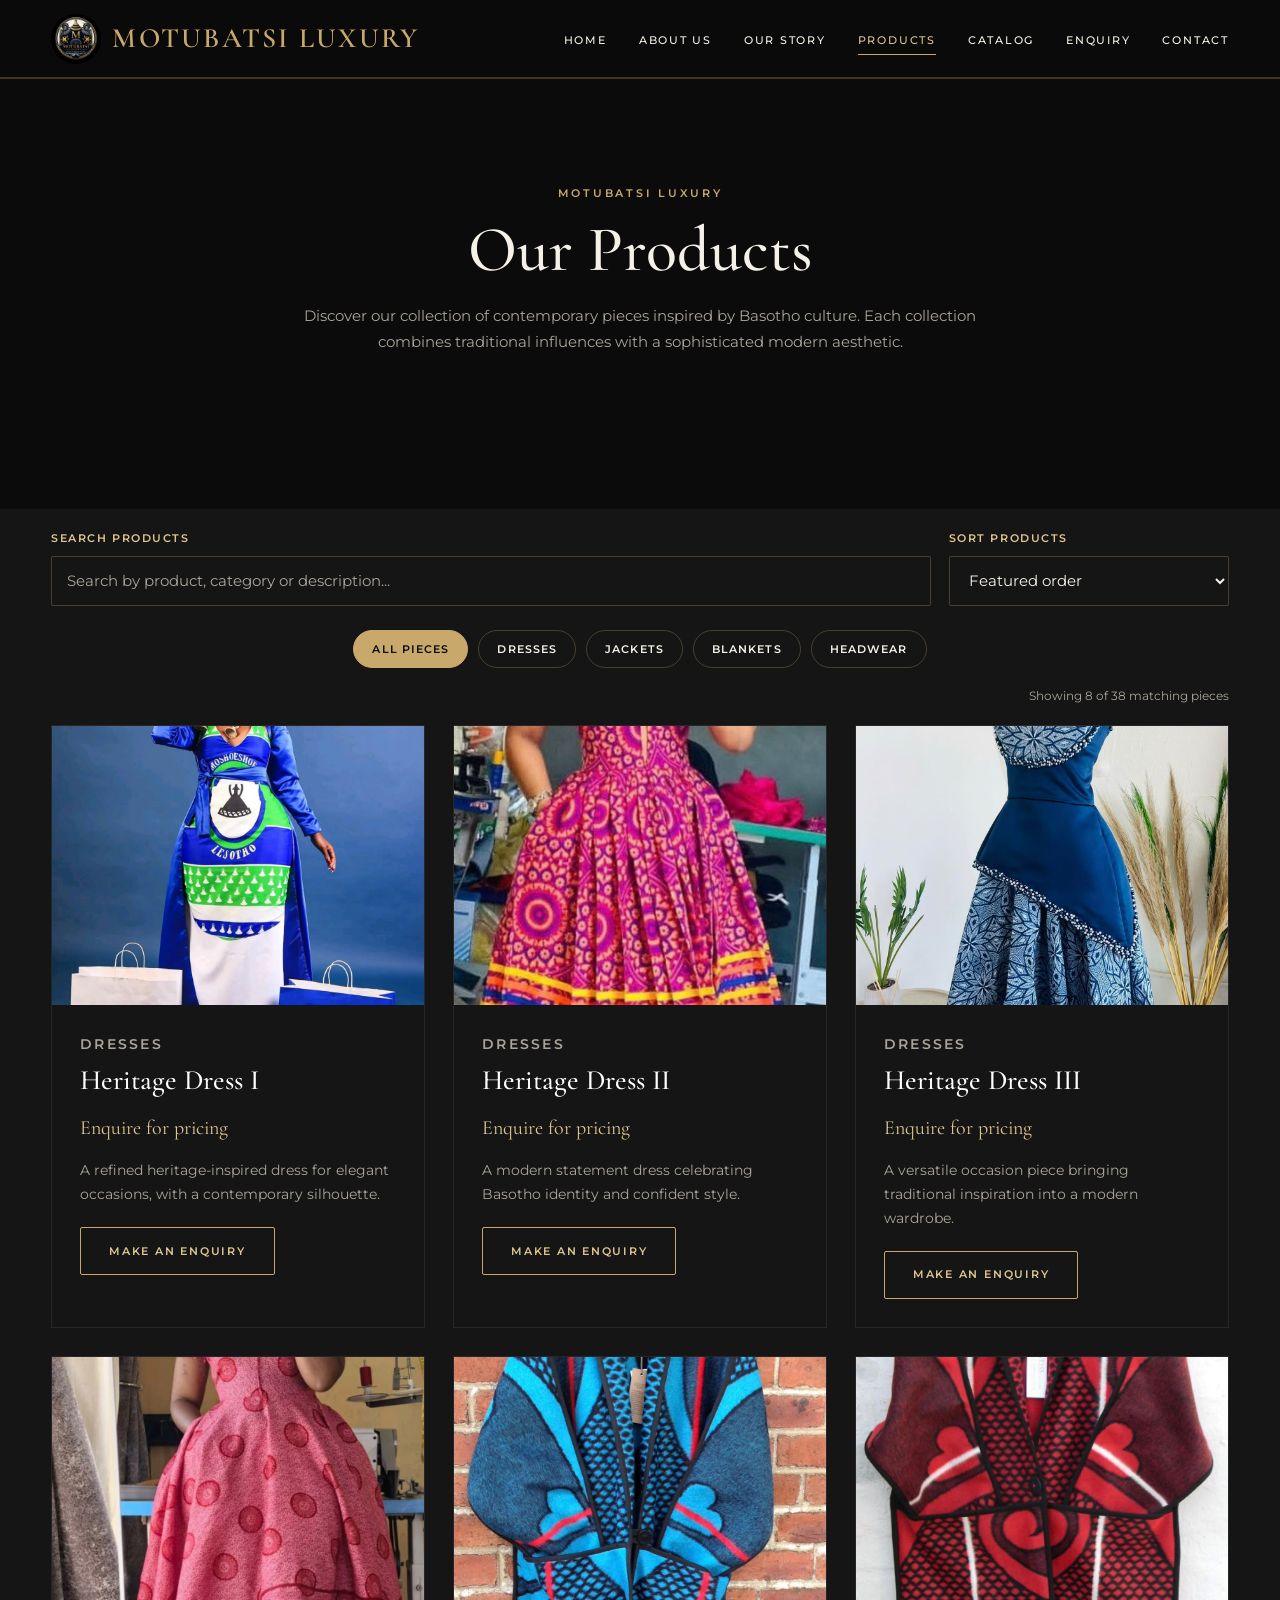
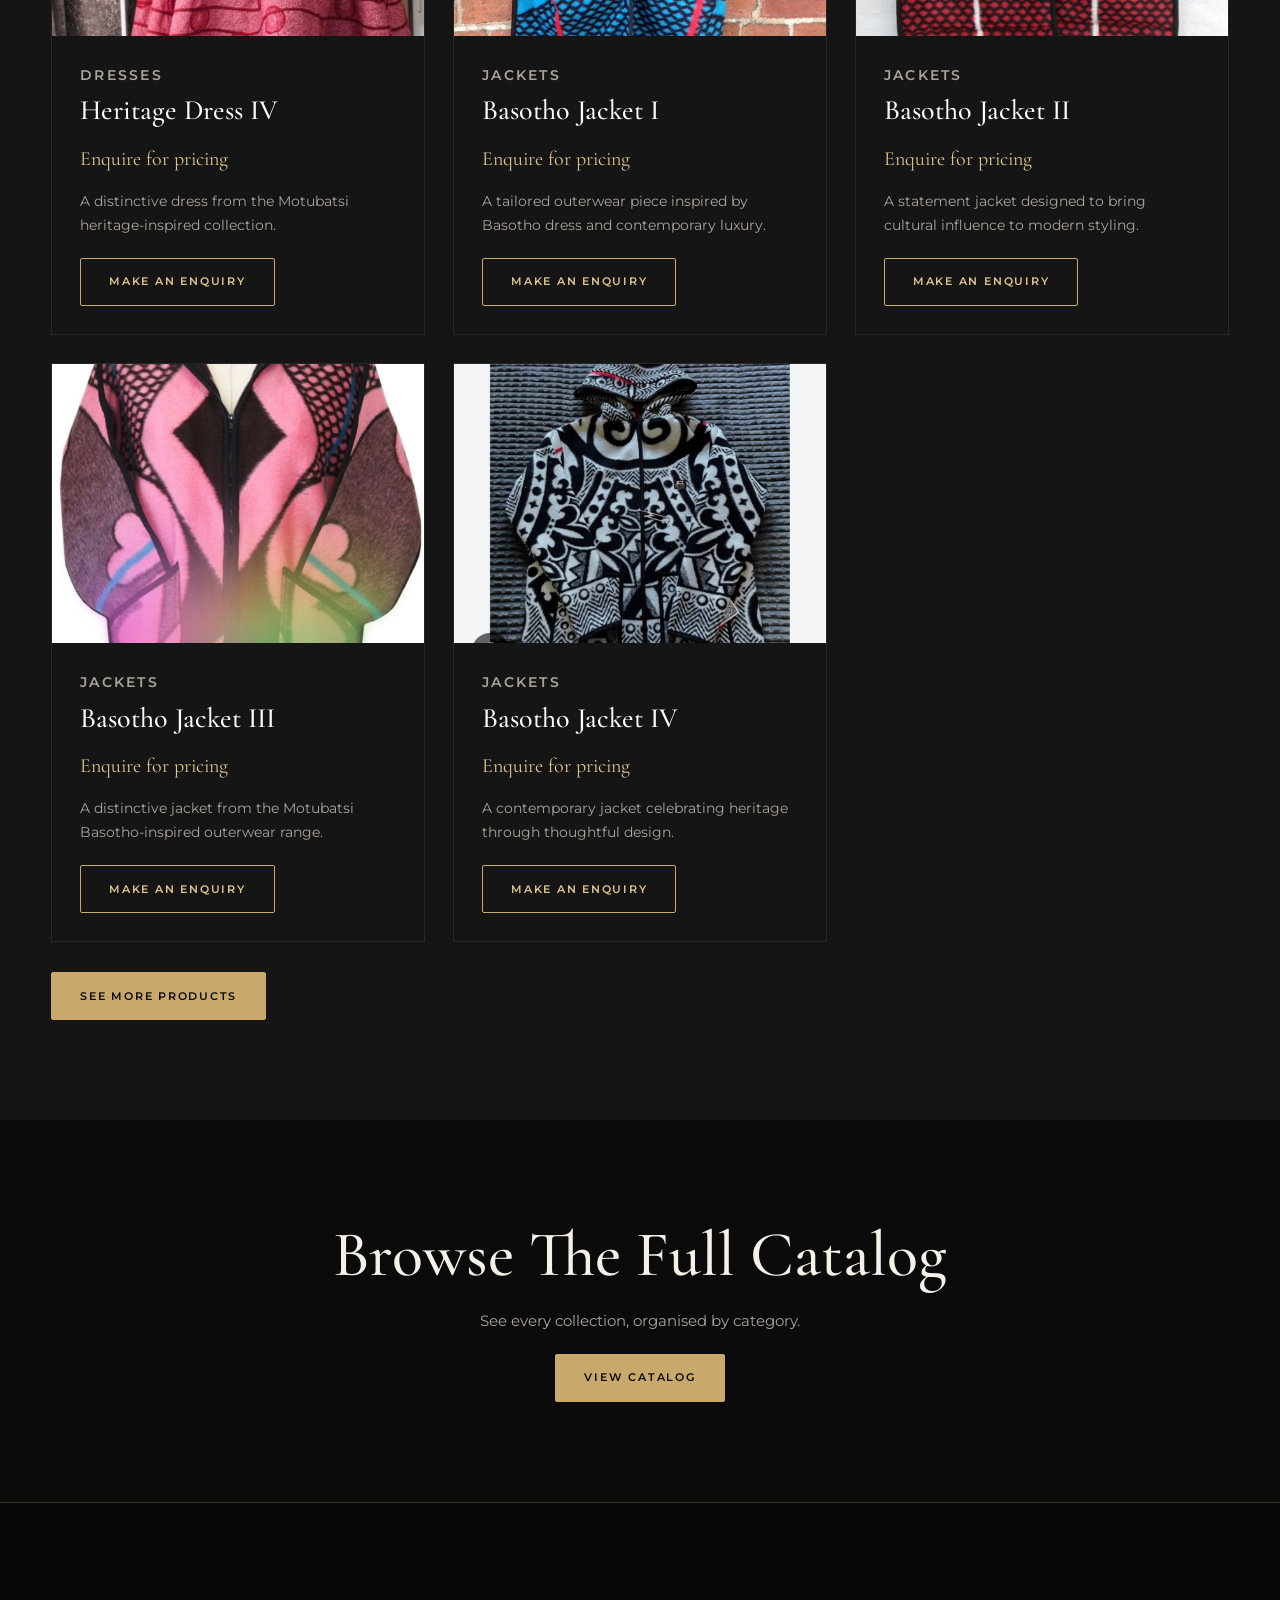
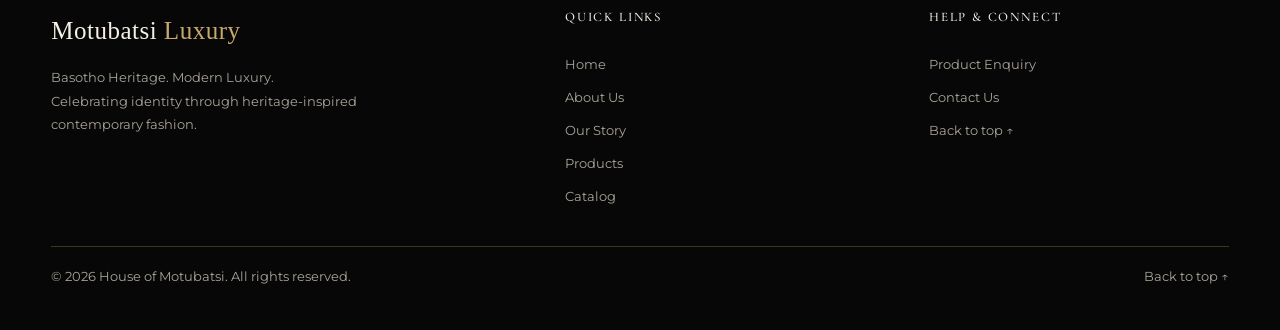
<file: pages/product.html>
<!DOCTYPE html>
<!-- Declares this document as an HTML5 document. -->
<html lang="en">
<!-- Opens the HTML document and specifies English as the page language. -->

<head>
    <!-- Opens the head section containing metadata and linked resources. -->

    <meta charset="UTF-8">
    <!-- Sets the character encoding to UTF-8 for correct display of text and symbols. -->

    <meta name="viewport" content="width=device-width, initial-scale=1.0">
    <!-- Makes the page responsive by matching the viewport width to the device width. -->

    <meta name="description" content="Explore Motubatsi Luxury's Basotho-inspired collections.">
    <!-- Provides a short description of the Products page for search engines and previews. -->

    <link rel="stylesheet" href="../assets/css/styles.css">
    <link rel="icon" type="image/jpeg" href="../assets/images/logo.jpeg">
    <!-- Links the Products page to the main Motubatsi Luxury stylesheet. -->
    <meta name="robots" content="index, follow, max-image-preview:large">
    <meta name="theme-color" content="#171512">
    <meta property="og:type" content="website">
    <meta property="og:site_name" content="Motubatsi Luxury">
    <meta property="og:locale" content="en_ZA">
    <meta property="og:title" content="Products | Motubatsi Luxury Collections">
    <meta property="og:description" content="Explore Motubatsi Luxury products: contemporary Basotho-inspired dresses, jackets, blankets and headwear created with heritage and modern elegance in mind.">
    <meta name="twitter:card" content="summary">
    <meta name="twitter:title" content="Products | Motubatsi Luxury Collections">
    <meta name="twitter:description" content="Explore Motubatsi Luxury products: contemporary Basotho-inspired dresses, jackets, blankets and headwear created with heritage and modern elegance in mind.">


    <title>Products | Motubatsi Luxury Collections</title>
    <!-- Sets the title displayed in the browser tab. -->

</head>
<!-- Closes the head section. -->

<body id="top">
    <a class="skip-link" href="#main-content">Skip to main content</a>
<!-- Opens the visible content of the webpage. -->

    <header class="site-header" id="site-header">
        <!-- Creates the main website header. -->

        <div class="navbar">
            <!-- Wraps the website navigation bar. -->

            <div class="nav-container">
                <!-- Provides the layout container for the brand, navigation links, and mobile menu button. -->

                <a href="../index.html" class="brand"><img class="brand-logo" src="../assets/images/logo.jpeg" alt="" width="42" height="42"><span class="brand-wordmark">Motubatsi <span>Luxury</span></span></a>
                <!-- Creates the clickable Motubatsi Luxury brand/logo. -->
                <!-- The href points back to the website home page. -->
                <!-- The span allows "Luxury" to be styled separately. -->

                <nav aria-label="Main navigation">
                    <!-- Defines the main navigation area. -->

                    <ul class="nav-links" id="primary-navigation">
                        <!-- Creates an unordered list containing the site's navigation links. -->

                        <li><a href="../index.html">Home</a></li>
                        <!-- Creates a navigation item linking to the home page. -->

                        <li><a href="./about.html">About Us</a></li>
                        <!-- Creates a navigation item linking to the About Us page. -->

                        <li><a href="./our-story.html">Our Story</a></li>
                        <!-- Creates a navigation item linking to the Our Story page. -->

                        <li><a href="./product.html" class="active">Products</a></li>
                        <!-- Creates a navigation item linking to the current Products page. -->
                        <!-- The active class identifies the current page in the navigation. -->

                        <li><a href="./catalog.html">Catalog</a></li>
                        <!-- Creates a navigation item linking to the Catalog page. -->

                        <li><a href="./enquiry.html">Enquiry</a></li>
                        <!-- Creates a navigation item linking to the Enquiry page. -->

                        <li><a href="./contact.html">Contact</a></li>
                        <!-- Creates a navigation item linking to the Contact page. -->

                    </ul>
                    <!-- Closes the navigation list. -->

                </nav>
                <!-- Closes the navigation area. -->

                <button class="menu-toggle" type="button" aria-label="Toggle navigation" aria-controls="primary-navigation" aria-expanded="false">&#9776;</button>
                <!-- Creates the button used to toggle the navigation on smaller screens. -->
                <!-- aria-label provides an accessible description for screen readers. -->
                <!-- &#9776; displays the hamburger menu symbol. -->

            </div>
            <!-- Closes the navigation container. -->

        </div>
        <!-- Closes the navigation bar. -->

    </header>
    <!-- Closes the website header. -->

    <main id="main-content" tabindex="-1">
        <!-- Opens the main content area of the Products page. -->

        <section>
            <!-- Creates the introductory Products section. -->

            <div class="container section-header">
                <!-- Creates a centered and constrained container for the introduction. -->

                <p class="section-eyebrow">Motubatsi Luxury</p>
                <!-- Displays the small introductory label above the main heading. -->

                <h1 class="section-title">Our Products</h1>
                <!-- Displays the main heading of the Products page. -->

                <p class="section-text">
                    <!-- Starts the introductory description paragraph. -->

                    Discover our collection of contemporary pieces inspired by Basotho culture. Each
                    <!-- Introduces the collection and its cultural inspiration. -->

                    collection combines traditional influences with a sophisticated modern aesthetic.
                    <!-- Explains how traditional influences are combined with contemporary styling. -->

                </p>
                <!-- Closes the introductory paragraph. -->

            </div>
            <!-- Closes the introductory content container. -->

        </section>
        <!-- Closes the introductory section. -->

        <section class="catalog-tools-section bg-dark" aria-label="Find products">
            <div class="container">
                <div class="catalog-tools">
                    <div class="catalog-search">
                        <label for="catalog-search">Search products</label>
                        <input id="catalog-search" type="search" placeholder="Search by product, category or description..." autocomplete="off">
                    </div>
                    <div class="catalog-sort">
                        <label for="catalog-sort">Sort products</label>
                        <select id="catalog-sort">
                            <option value="featured">Featured order</option>
                            <option value="name-asc">Name: A to Z</option>
                            <option value="name-desc">Name: Z to A</option>
                            <option value="category">Category</option>
                        </select>
                    </div>
                </div>
                <div class="catalog-filter-row" role="group" aria-label="Filter products by category">
                    <button class="catalog-filter active" type="button" data-category="all" aria-pressed="true">All pieces</button>
                    <button class="catalog-filter" type="button" data-category="dresses" aria-pressed="false">Dresses</button>
                    <button class="catalog-filter" type="button" data-category="jackets" aria-pressed="false">Jackets</button>
                    <button class="catalog-filter" type="button" data-category="blankets" aria-pressed="false">Blankets</button>
                    <button class="catalog-filter" type="button" data-category="headwear" aria-pressed="false">Headwear</button>
                </div>
                <p id="catalog-results" class="catalog-results" role="status" aria-live="polite"></p>
                <div id="catalog-products" class="card-grid catalog-products" aria-live="polite"></div>
                <p id="catalog-empty" class="catalog-empty" hidden>No pieces match your search. Try another name or category.</p>
            </div>
        </section>
        <!-- Closes the product collection section. -->

        <section class="text-center">
            <!-- Creates a centered section encouraging visitors to browse the full catalog. -->

            <div class="container">
                <!-- Creates a constrained container for the catalog call-to-action. -->

                <h2 class="section-title">Browse The Full Catalog</h2>
                <!-- Displays the heading for the catalog call-to-action. -->

                <p class="section-text mb-2">See every collection, organised by category.</p>
                <!-- Describes what visitors can find in the full catalog. -->
                <!-- The mb-2 class applies bottom spacing using the site's utility styles. -->

                <a href="./catalog.html" class="btn">View Catalog</a>
                <!-- Creates a styled button link that takes visitors to the full Catalog page. -->

            </div>
            <!-- Closes the catalog call-to-action container. -->

        </section>
        <!-- Closes the catalog call-to-action section. -->

    </main>
    <!-- Closes the main content area. -->

    <footer class="site-footer"><div class="container"><div class="footer-grid">
<div class="footer-brand"><a class="footer-brand-name" href="../index.html">Motubatsi <span>Luxury</span></a><p>Basotho Heritage. Modern Luxury.</p><p class="footer-note">Celebrating identity through heritage-inspired contemporary fashion.</p></div>
<div class="footer-links"><h2 class="footer-title">Quick Links</h2><a href="../index.html">Home</a><a href="../pages/about.html">About Us</a><a href="../pages/our-story.html">Our Story</a><a href="../pages/product.html">Products</a><a href="../pages/catalog.html">Catalog</a></div>
<div class="footer-links"><h2 class="footer-title">Help &amp; Connect</h2><a href="../pages/enquiry.html">Product Enquiry</a><a href="../pages/contact.html">Contact Us</a><a href="#top">Back to top <span aria-hidden="true">↑</span></a></div>
</div><div class="footer-bottom"><p>&copy; 2026 House of Motubatsi. All rights reserved.</p><a class="back-to-top" href="#top">Back to top <span aria-hidden="true">↑</span></a></div></div></footer>
    <!-- Closes the website footer. -->

    <script src="../assets/js/main.js" defer></script>
    <!-- Loads the site's JavaScript file for interactive functionality such as mobile navigation. -->

</body>
<!-- Closes the body containing the visible webpage content. -->

</html>
<!-- Closes the HTML document. -->
</file>
<file: assets/css/styles.css>
/* =========================================================
   Motubatsi Luxury
   Main stylesheet
   ========================================================= */

@import url('https://fonts.googleapis.com/css2?family=Cormorant+Garamond:wght@400;500;600;700&family=Montserrat:wght@300;400;500;600&display=swap');

/* Begins this CSS rule or grouped selector. */
:root {
    /* Defines the --black custom property value. */
    --black: #0b0b0b;
    /* Defines the --charcoal custom property value. */
    --charcoal: #151515;
    /* Defines the --dark custom property value. */
    --dark: #202020;
    /* Defines the --cream custom property value. */
    --cream: #f5f1e8;
    /* Defines the --white custom property value. */
    --white: #ffffff;
    /* Defines the --gold custom property value. */
    --gold: #c8a96b;
    /* Defines the --gold-light custom property value. */
    --gold-light: #dfc58f;
    /* Defines the --muted custom property value. */
    --muted: #aaa49a;
    /* Defines the --border custom property value. */
    --border: rgba(200, 169, 107, 0.28);

    /* Defines the --font-display custom property value. */
    --font-display: "Cormorant Garamond", Georgia, serif;
    /* Defines the --font-body custom property value. */
    --font-body: "Montserrat", Arial, sans-serif;

    /* Defines the --container custom property value. */
    --container: 1180px;
    /* Defines the --radius custom property value. */
    --radius: 2px;
    /* Defines the --shadow custom property value. */
    --shadow: 0 18px 50px rgba(0, 0, 0, 0.25);
    /* Defines the --transition custom property value. */
    --transition: 0.3s ease;
}

/* ---------- Reset ---------- */

*,
*::before,
/* Begins this CSS rule or grouped selector. */
*::after {
    /* Sets the box-sizing CSS property. */
    box-sizing: border-box;
    /* Sets the margin CSS property. */
    margin: 0;
    /* Sets the padding CSS property. */
    padding: 0;
}

/* Begins this CSS rule or grouped selector. */
html {
    /* Sets the scroll-behavior CSS property. */
    scroll-behavior: smooth;
}

/* Begins this CSS rule or grouped selector. */
body {
    /* Sets the min-height CSS property. */
    min-height: 100vh;
    /* Sets the background CSS property. */
    background: var(--black);
    /* Sets the color CSS property. */
    color: var(--cream);
    /* Sets the font-family CSS property. */
    font-family: var(--font-body);
    /* Sets the font-size CSS property. */
    font-size: 15px;
    /* Sets the font-weight CSS property. */
    font-weight: 400;
    /* Sets the line-height CSS property. */
    line-height: 1.7;
}

/* Begins this CSS rule or grouped selector. */
img {
    /* Sets the display CSS property. */
    display: block;
    /* Sets the max-width CSS property. */
    max-width: 100%;
    /* Sets the height CSS property. */
    height: auto;
}

/* Begins this CSS rule or grouped selector. */
a {
    /* Sets the color CSS property. */
    color: inherit;
    /* Sets the text-decoration CSS property. */
    text-decoration: none;
}

button,
input,
textarea,
/* Begins this CSS rule or grouped selector. */
select {
    /* Sets the font CSS property. */
    font: inherit;
}

/* Begins this CSS rule or grouped selector. */
button {
    /* Sets the cursor CSS property. */
    cursor: pointer;
}

ul,
/* Begins this CSS rule or grouped selector. */
ol {
    /* Sets the list-style CSS property. */
    list-style: none;
}

/* ---------- Global layout ---------- */

/* Begins this CSS rule or grouped selector. */
.container {
    /* Sets the width CSS property. */
    width: min(92%, var(--container));
    /* Sets the margin-inline CSS property. */
    margin-inline: auto;
}

/* Begins this CSS rule or grouped selector. */
section {
    /* Sets the padding CSS property. */
    padding: 100px 0;
}

/* Begins this CSS rule or grouped selector. */
.section-header {
    /* Sets the max-width CSS property. */
    max-width: 700px;
    /* Sets the margin CSS property. */
    margin: 0 auto 55px;
    /* Sets the text-align CSS property. */
    text-align: center;
}

/* Begins this CSS rule or grouped selector. */
.section-eyebrow {
    /* Sets the display CSS property. */
    display: inline-block;
    /* Sets the margin-bottom CSS property. */
    margin-bottom: 12px;
    /* Sets the color CSS property. */
    color: var(--gold);
    /* Sets the font-size CSS property. */
    font-size: 11px;
    /* Sets the font-weight CSS property. */
    font-weight: 600;
    /* Sets the letter-spacing CSS property. */
    letter-spacing: 0.25em;
    /* Sets the text-transform CSS property. */
    text-transform: uppercase;
}

.section-title,
h1,
h2,
h3,
/* Begins this CSS rule or grouped selector. */
h4 {
    /* Sets the font-family CSS property. */
    font-family: var(--font-display);
    /* Sets the font-weight CSS property. */
    font-weight: 500;
    /* Sets the line-height CSS property. */
    line-height: 1.1;
}

/* Begins this CSS rule or grouped selector. */
.section-title {
    /* Sets the font-size CSS property. */
    font-size: clamp(2.4rem, 5vw, 4.2rem);
}

/* Begins this CSS rule or grouped selector. */
.section-text {
    /* Sets the margin-top CSS property. */
    margin-top: 18px;
    /* Sets the color CSS property. */
    color: var(--muted);
}

/* ---------- Header / Navigation ---------- */

header,
.site-header,
/* Begins this CSS rule or grouped selector. */
.navbar {
    /* Sets the position CSS property. */
    position: relative;
    /* Sets the z-index CSS property. */
    z-index: 1000;
}

.site-header,
/* Begins this CSS rule or grouped selector. */
.navbar {
    /* Sets the width CSS property. */
    width: 100%;
    /* Sets the background CSS property. */
    background: rgba(11, 11, 11, 0.96);
    /* Sets the border-bottom CSS property. */
    border-bottom: 1px solid var(--border);
}

/* Begins this CSS rule or grouped selector. */
.navbar {
    /* Sets the min-height CSS property. */
    min-height: 78px;
    /* Sets the display CSS property. */
    display: flex;
    /* Sets the align-items CSS property. */
    align-items: center;
}

.navbar .container,
/* Begins this CSS rule or grouped selector. */
.nav-container {
    /* Sets the display CSS property. */
    display: flex;
    /* Sets the align-items CSS property. */
    align-items: center;
    /* Sets the justify-content CSS property. */
    justify-content: space-between;
    /* Sets the gap CSS property. */
    gap: 30px;
    /* Sets the width CSS property. */
    width: min(92%, var(--container));
    /* Sets the margin-inline CSS property. */
    margin-inline: auto;
}

.logo,
/* Begins this CSS rule or grouped selector. */
.brand {
    /* Sets the color CSS property. */
    color: var(--white);
    /* Sets the font-family CSS property. */
    font-family: var(--font-display);
    /* Sets the font-size CSS property. */
    font-size: 28px;
    /* Sets the font-weight CSS property. */
    font-weight: 600;
    /* Sets the letter-spacing CSS property. */
    letter-spacing: 0.08em;
    /* Sets the text-transform CSS property. */
    text-transform: uppercase;
}

.logo span,
/* Begins this CSS rule or grouped selector. */
.brand span {
    /* Sets the color CSS property. */
    color: var(--gold);
}

.nav-links,
/* Begins this CSS rule or grouped selector. */
nav ul {
    /* Sets the display CSS property. */
    display: flex;
    /* Sets the align-items CSS property. */
    align-items: center;
    /* Sets the gap CSS property. */
    gap: 32px;
}

.nav-links a,
/* Begins this CSS rule or grouped selector. */
nav ul a {
    /* Sets the position CSS property. */
    position: relative;
    /* Sets the color CSS property. */
    color: var(--cream);
    /* Sets the font-size CSS property. */
    font-size: 11px;
    /* Sets the font-weight CSS property. */
    font-weight: 500;
    /* Sets the letter-spacing CSS property. */
    letter-spacing: 0.16em;
    /* Sets the text-transform CSS property. */
    text-transform: uppercase;
    /* Sets the transition CSS property. */
    transition: color var(--transition);
}

.nav-links a::after,
/* Begins this CSS rule or grouped selector. */
nav ul a::after {
    /* Sets the content CSS property. */
    content: "";
    /* Sets the position CSS property. */
    position: absolute;
    /* Sets the left CSS property. */
    left: 0;
    /* Sets the bottom CSS property. */
    bottom: -8px;
    /* Sets the width CSS property. */
    width: 0;
    /* Sets the height CSS property. */
    height: 1px;
    /* Sets the background CSS property. */
    background: var(--gold);
    /* Sets the transition CSS property. */
    transition: width var(--transition);
}

.nav-links a:hover,
.nav-links a.active,
nav ul a:hover,
/* Begins this CSS rule or grouped selector. */
nav ul a.active {
    /* Sets the color CSS property. */
    color: var(--gold-light);
}

.nav-links a:hover::after,
.nav-links a.active::after,
nav ul a:hover::after,
/* Begins this CSS rule or grouped selector. */
nav ul a.active::after {
    /* Sets the width CSS property. */
    width: 100%;
}

/* ---------- Hero ---------- */

/* Begins this CSS rule or grouped selector. */
.hero {
    /* Sets the position CSS property. */
    position: relative;
    /* Sets the min-height CSS property. */
    min-height: 78vh;
    /* Sets the display CSS property. */
    display: grid;
    /* Sets the place-items CSS property. */
    place-items: center;
    /* Sets the overflow CSS property. */
    overflow: hidden;
    background:
        linear-gradient(rgba(0, 0, 0, 0.52), rgba(0, 0, 0, 0.7)),
        /* Sets the url("../images/hero-background.jpeg") center/cover no-repeat; CSS property. */
        url("../images/hero-background.jpeg") center/cover no-repeat;
}

/* Begins this CSS rule or grouped selector. */
.hero::after {
    /* Sets the content CSS property. */
    content: "";
    /* Sets the position CSS property. */
    position: absolute;
    /* Sets the inset CSS property. */
    inset: 0;
    background: linear-gradient(
        90deg,
        rgba(0, 0, 0, 0.55),
        transparent 65%
    /* Sets the ); CSS property. */
    );
    /* Sets the pointer-events CSS property. */
    pointer-events: none;
}

/* Begins this CSS rule or grouped selector. */
.hero-content {
    /* Sets the position CSS property. */
    position: relative;
    /* Sets the z-index CSS property. */
    z-index: 1;
    /* Sets the width CSS property. */
    width: min(92%, 900px);
    /* Sets the text-align CSS property. */
    text-align: center;
}

/* Begins this CSS rule or grouped selector. */
.hero-eyebrow {
    /* Sets the margin-bottom CSS property. */
    margin-bottom: 18px;
    /* Sets the color CSS property. */
    color: var(--gold-light);
    /* Sets the font-size CSS property. */
    font-size: 12px;
    /* Sets the font-weight CSS property. */
    font-weight: 500;
    /* Sets the letter-spacing CSS property. */
    letter-spacing: 0.3em;
    /* Sets the text-transform CSS property. */
    text-transform: uppercase;
}

/* Begins this CSS rule or grouped selector. */
.hero h1 {
    /* Sets the color CSS property. */
    color: var(--white);
    /* Sets the font-size CSS property. */
    font-size: clamp(3.5rem, 8vw, 7rem);
    /* Sets the letter-spacing CSS property. */
    letter-spacing: 0.015em;
}

/* Begins this CSS rule or grouped selector. */
.hero p {
    /* Sets the max-width CSS property. */
    max-width: 650px;
    /* Sets the margin CSS property. */
    margin: 25px auto 35px;
    /* Sets the color CSS property. */
    color: #ddd8ce;
    /* Sets the font-size CSS property. */
    font-size: 16px;
}

/* ---------- Buttons ---------- */

.btn,
/* Begins this CSS rule or grouped selector. */
button.btn {
    /* Sets the display CSS property. */
    display: inline-flex;
    /* Sets the align-items CSS property. */
    align-items: center;
    /* Sets the justify-content CSS property. */
    justify-content: center;
    /* Sets the min-height CSS property. */
    min-height: 48px;
    /* Sets the padding CSS property. */
    padding: 0 28px;
    /* Sets the border CSS property. */
    border: 1px solid var(--gold);
    /* Sets the border-radius CSS property. */
    border-radius: var(--radius);
    /* Sets the background CSS property. */
    background: var(--gold);
    /* Sets the color CSS property. */
    color: var(--black);
    /* Sets the font-size CSS property. */
    font-size: 11px;
    /* Sets the font-weight CSS property. */
    font-weight: 600;
    /* Sets the letter-spacing CSS property. */
    letter-spacing: 0.16em;
    /* Sets the text-transform CSS property. */
    text-transform: uppercase;
    transition:
        background var(--transition),
        color var(--transition),
        transform var(--transition),
        /* Sets the box-shadow var(--transition); CSS property. */
        box-shadow var(--transition);
}

.btn:hover,
/* Begins this CSS rule or grouped selector. */
button.btn:hover {
    /* Sets the background CSS property. */
    background: transparent;
    /* Sets the color CSS property. */
    color: var(--gold-light);
    /* Sets the transform CSS property. */
    transform: translateY(-2px);
    /* Sets the box-shadow CSS property. */
    box-shadow: 0 10px 30px rgba(200, 169, 107, 0.12);
}

/* Begins this CSS rule or grouped selector. */
.btn-outline {
    /* Sets the background CSS property. */
    background: transparent;
    /* Sets the color CSS property. */
    color: var(--gold-light);
}

/* Begins this CSS rule or grouped selector. */
.btn-outline:hover {
    /* Sets the background CSS property. */
    background: var(--gold);
    /* Sets the color CSS property. */
    color: var(--black);
}

/* ---------- Cards / Services ---------- */

.grid,
.card-grid,
/* Begins this CSS rule or grouped selector. */
.services-grid {
    /* Sets the display CSS property. */
    display: grid;
    /* Sets the grid-template-columns CSS property. */
    grid-template-columns: repeat(3, minmax(0, 1fr));
    /* Sets the gap CSS property. */
    gap: 28px;
}

.card,
/* Begins this CSS rule or grouped selector. */
.service-card {
    /* Sets the overflow CSS property. */
    overflow: hidden;
    /* Sets the background CSS property. */
    background: var(--charcoal);
    /* Sets the border CSS property. */
    border: 1px solid rgba(255, 255, 255, 0.07);
    transition:
        transform var(--transition),
        border-color var(--transition),
        /* Sets the box-shadow var(--transition); CSS property. */
        box-shadow var(--transition);
}

.card:hover,
/* Begins this CSS rule or grouped selector. */
.service-card:hover {
    /* Sets the transform CSS property. */
    transform: translateY(-6px);
    /* Sets the border-color CSS property. */
    border-color: var(--border);
    /* Sets the box-shadow CSS property. */
    box-shadow: var(--shadow);
}

.card-image,
/* Begins this CSS rule or grouped selector. */
.service-image {
    /* Sets the aspect-ratio CSS property. */
    aspect-ratio: 4 / 3;
    /* Sets the overflow CSS property. */
    overflow: hidden;
    /* Sets the background CSS property. */
    background: var(--dark);
}

.card-image img,
/* Begins this CSS rule or grouped selector. */
.service-image img {
    /* Sets the width CSS property. */
    width: 100%;
    /* Sets the height CSS property. */
    height: 100%;
    /* Sets the object-fit CSS property. */
    object-fit: cover;
    /* Sets the transition CSS property. */
    transition: transform 0.6s ease;
}

.card:hover img,
/* Begins this CSS rule or grouped selector. */
.service-card:hover img {
    /* Sets the transform CSS property. */
    transform: scale(1.04);
}

.card-content,
/* Begins this CSS rule or grouped selector. */
.service-content {
    /* Sets the padding CSS property. */
    padding: 28px;
}

.card h3,
/* Begins this CSS rule or grouped selector. */
.service-card h3 {
    /* Sets the margin-bottom CSS property. */
    margin-bottom: 10px;
    /* Sets the color CSS property. */
    color: var(--white);
    /* Sets the font-size CSS property. */
    font-size: 28px;
}

.card p,
/* Begins this CSS rule or grouped selector. */
.service-card p {
    /* Sets the color CSS property. */
    color: var(--muted);
    /* Sets the font-size CSS property. */
    font-size: 14px;
}

/* ---------- About ---------- */

/* Begins this CSS rule or grouped selector. */
.about {
    /* Sets the background CSS property. */
    background: var(--cream);
    /* Sets the color CSS property. */
    color: var(--black);
}

/* Begins this CSS rule or grouped selector. */
.about .section-text {
    /* Sets the color CSS property. */
    color: #5e5a53;
}

/* Begins this CSS rule or grouped selector. */
.about-grid {
    /* Sets the display CSS property. */
    display: grid;
    /* Sets the grid-template-columns CSS property. */
    grid-template-columns: 1fr 1fr;
    /* Sets the align-items CSS property. */
    align-items: center;
    /* Sets the gap CSS property. */
    gap: 70px;
}

/* Begins this CSS rule or grouped selector. */
.about-image {
    /* Sets the overflow CSS property. */
    overflow: hidden;
}

/* Begins this CSS rule or grouped selector. */
.about-image img {
    /* Sets the width CSS property. */
    width: 100%;
    /* Sets the aspect-ratio CSS property. */
    aspect-ratio: 4 / 5;
    /* Sets the object-fit CSS property. */
    object-fit: cover;
}

/* Begins this CSS rule or grouped selector. */
.about-content h2 {
    /* Sets the font-size CSS property. */
    font-size: clamp(2.7rem, 5vw, 4.5rem);
}

/* Begins this CSS rule or grouped selector. */
.about-content p {
    /* Sets the margin CSS property. */
    margin: 22px 0;
    /* Sets the color CSS property. */
    color: #5e5a53;
}

/* ---------- Gallery ---------- */

/* Begins this CSS rule or grouped selector. */
.gallery {
    /* Sets the display CSS property. */
    display: grid;
    /* Sets the grid-template-columns CSS property. */
    grid-template-columns: repeat(12, 1fr);
    /* Sets the gap CSS property. */
    gap: 10px;
}

/* Begins this CSS rule or grouped selector. */
.gallery-item {
    /* Sets the position CSS property. */
    position: relative;
    /* Sets the min-height CSS property. */
    min-height: 260px;
    /* Sets the overflow CSS property. */
    overflow: hidden;
}

/* Begins this CSS rule or grouped selector. */
.gallery-item:nth-child(1) {
    /* Sets the grid-column CSS property. */
    grid-column: span 7;
}

/* Begins this CSS rule or grouped selector. */
.gallery-item:nth-child(2) {
    /* Sets the grid-column CSS property. */
    grid-column: span 5;
}

.gallery-item:nth-child(3),
.gallery-item:nth-child(4),
/* Begins this CSS rule or grouped selector. */
.gallery-item:nth-child(5) {
    /* Sets the grid-column CSS property. */
    grid-column: span 4;
}

/* Begins this CSS rule or grouped selector. */
.gallery-item img {
    /* Sets the width CSS property. */
    width: 100%;
    /* Sets the height CSS property. */
    height: 100%;
    /* Sets the object-fit CSS property. */
    object-fit: cover;
    /* Sets the transition CSS property. */
    transition: transform 0.7s ease;
}

/* Begins this CSS rule or grouped selector. */
.gallery-item:hover img {
    /* Sets the transform CSS property. */
    transform: scale(1.06);
}

/* ---------- Contact ---------- */

/* Begins this CSS rule or grouped selector. */
.contact {
    /* Sets the background CSS property. */
    background: var(--charcoal);
}

/* Begins this CSS rule or grouped selector. */
.contact-grid {
    /* Sets the display CSS property. */
    display: grid;
    /* Sets the grid-template-columns CSS property. */
    grid-template-columns: 0.8fr 1.2fr;
    /* Sets the gap CSS property. */
    gap: 70px;
}

/* Begins this CSS rule or grouped selector. */
.contact-details {
    /* Sets the display CSS property. */
    display: grid;
    /* Sets the gap CSS property. */
    gap: 25px;
}

/* Begins this CSS rule or grouped selector. */
.contact-details h3 {
    /* Sets the margin-bottom CSS property. */
    margin-bottom: 5px;
    /* Sets the color CSS property. */
    color: var(--gold-light);
    /* Sets the font-size CSS property. */
    font-size: 24px;
}

/* Begins this CSS rule or grouped selector. */
.contact-details p {
    /* Sets the color CSS property. */
    color: var(--muted);
}

/* Begins this CSS rule or grouped selector. */
.contact-form {
    /* Sets the display CSS property. */
    display: grid;
    /* Sets the gap CSS property. */
    gap: 18px;
}

/* Begins this CSS rule or grouped selector. */
.form-group {
    /* Sets the display CSS property. */
    display: grid;
    /* Sets the gap CSS property. */
    gap: 8px;
}

/* Begins this CSS rule or grouped selector. */
.form-group label {
    /* Sets the color CSS property. */
    color: var(--cream);
    /* Sets the font-size CSS property. */
    font-size: 11px;
    /* Sets the font-weight CSS property. */
    font-weight: 600;
    /* Sets the letter-spacing CSS property. */
    letter-spacing: 0.15em;
    /* Sets the text-transform CSS property. */
    text-transform: uppercase;
}

.form-group input,
.form-group textarea,
/* Begins this CSS rule or grouped selector. */
.form-group select {
    /* Sets the width CSS property. */
    width: 100%;
    /* Sets the padding CSS property. */
    padding: 14px 16px;
    /* Sets the border CSS property. */
    border: 1px solid rgba(255, 255, 255, 0.13);
    /* Sets the border-radius CSS property. */
    border-radius: var(--radius);
    /* Sets the outline CSS property. */
    outline: none;
    /* Sets the background CSS property. */
    background: var(--black);
    /* Sets the color CSS property. */
    color: var(--white);
    /* Sets the transition CSS property. */
    transition: border-color var(--transition);
}

/* Begins this CSS rule or grouped selector. */
.form-group textarea {
    /* Sets the min-height CSS property. */
    min-height: 150px;
    /* Sets the resize CSS property. */
    resize: vertical;
}

.form-group input:focus,
.form-group textarea:focus,
/* Begins this CSS rule or grouped selector. */
.form-group select:focus {
    /* Sets the border-color CSS property. */
    border-color: var(--gold);
}

/* ---------- Footer ---------- */

footer,
/* Begins this CSS rule or grouped selector. */
.site-footer {
    /* Sets the padding CSS property. */
    padding: 55px 0 25px;
    /* Sets the background CSS property. */
    background: #070707;
    /* Sets the border-top CSS property. */
    border-top: 1px solid var(--border);
}

/* Begins this CSS rule or grouped selector. */
.footer-grid {
    /* Sets the display CSS property. */
    display: grid;
    /* Sets the grid-template-columns CSS property. */
    grid-template-columns: 1.4fr 1fr 1fr;
    /* Sets the gap CSS property. */
    gap: 50px;
    /* Sets the padding-bottom CSS property. */
    padding-bottom: 45px;
}

/* Begins this CSS rule or grouped selector. */
.footer-title {
    /* Sets the margin-bottom CSS property. */
    margin-bottom: 15px;
    /* Sets the color CSS property. */
    color: var(--white);
    /* Sets the font-family CSS property. */
    font-family: var(--font-display);
    /* Sets the font-size CSS property. */
    font-size: 25px;
}

footer p,
/* Begins this CSS rule or grouped selector. */
.site-footer p {
    /* Sets the color CSS property. */
    color: var(--muted);
    /* Sets the font-size CSS property. */
    font-size: 13px;
}

/* Begins this CSS rule or grouped selector. */
.footer-links {
    /* Sets the display CSS property. */
    display: grid;
    /* Sets the gap CSS property. */
    gap: 9px;
}

/* Begins this CSS rule or grouped selector. */
.footer-links a {
    /* Sets the color CSS property. */
    color: var(--muted);
    /* Sets the font-size CSS property. */
    font-size: 12px;
    /* Sets the transition CSS property. */
    transition: color var(--transition);
}

/* Begins this CSS rule or grouped selector. */
.footer-links a:hover {
    /* Sets the color CSS property. */
    color: var(--gold-light);
}

/* Begins this CSS rule or grouped selector. */
.footer-bottom {
    /* Sets the padding-top CSS property. */
    padding-top: 22px;
    /* Sets the border-top CSS property. */
    border-top: 1px solid rgba(255, 255, 255, 0.08);
    /* Sets the color CSS property. */
    color: #777;
    /* Sets the font-size CSS property. */
    font-size: 11px;
    /* Sets the text-align CSS property. */
    text-align: center;
}

/* ---------- Utility classes ---------- */

/* Begins this CSS rule or grouped selector. */
.text-center {
    /* Sets the text-align CSS property. */
    text-align: center;
}

/* Begins this CSS rule or grouped selector. */
.text-gold {
    /* Sets the color CSS property. */
    color: var(--gold);
}

/* Begins this CSS rule or grouped selector. */
.bg-dark {
    /* Sets the background CSS property. */
    background: var(--charcoal);
}

/* Begins this CSS rule or grouped selector. */
.bg-black {
    /* Sets the background CSS property. */
    background: var(--black);
}

/* Sets the .mt-1 { margin-top CSS property. */
.mt-1 { margin-top: 10px; }
/* Sets the .mt-2 { margin-top CSS property. */
.mt-2 { margin-top: 20px; }
/* Sets the .mt-3 { margin-top CSS property. */
.mt-3 { margin-top: 30px; }
/* Sets the .mb-1 { margin-bottom CSS property. */
.mb-1 { margin-bottom: 10px; }
/* Sets the .mb-2 { margin-bottom CSS property. */
.mb-2 { margin-bottom: 20px; }
/* Sets the .mb-3 { margin-bottom CSS property. */
.mb-3 { margin-bottom: 30px; }

/* ---------- Mobile navigation ---------- */

/* Begins this CSS rule or grouped selector. */
.menu-toggle {
    /* Sets the display CSS property. */
    display: none;
    /* Sets the border CSS property. */
    border: 0;
    /* Sets the background CSS property. */
    background: transparent;
    /* Sets the color CSS property. */
    color: var(--white);
    /* Sets the font-size CSS property. */
    font-size: 24px;
}

/* ---------- Responsive ---------- */

/* Begins this CSS rule or grouped selector. */
@media (max-width: 900px) {
    /* Begins this CSS rule or grouped selector. */
    section {
        /* Sets the padding CSS property. */
        padding: 75px 0;
    }

    .nav-links,
    /* Begins this CSS rule or grouped selector. */
    nav ul {
        /* Sets the gap CSS property. */
        gap: 18px;
    }

    .about-grid,
    /* Begins this CSS rule or grouped selector. */
    .contact-grid {
        /* Sets the grid-template-columns CSS property. */
        grid-template-columns: 1fr;
        /* Sets the gap CSS property. */
        gap: 45px;
    }

    .grid,
    .card-grid,
    /* Begins this CSS rule or grouped selector. */
    .services-grid {
        /* Sets the grid-template-columns CSS property. */
        grid-template-columns: repeat(2, minmax(0, 1fr));
    }

    /* Begins this CSS rule or grouped selector. */
    .footer-grid {
        /* Sets the grid-template-columns CSS property. */
        grid-template-columns: 1fr 1fr;
    }
}

/* Begins this CSS rule or grouped selector. */
@media (max-width: 650px) {
    /* Begins this CSS rule or grouped selector. */
    section {
        /* Sets the padding CSS property. */
        padding: 60px 0;
    }

    /* Begins this CSS rule or grouped selector. */
    .navbar {
        /* Sets the min-height CSS property. */
        min-height: 68px;
    }

    /* Begins this CSS rule or grouped selector. */
    .menu-toggle {
        /* Sets the display CSS property. */
        display: block;
    }

    .nav-links,
    /* Begins this CSS rule or grouped selector. */
    nav ul {
        /* Sets the display CSS property. */
        display: none;
        /* Sets the position CSS property. */
        position: absolute;
        /* Sets the top CSS property. */
        top: 100%;
        /* Sets the left CSS property. */
        left: 0;
        /* Sets the right CSS property. */
        right: 0;
        /* Sets the flex-direction CSS property. */
        flex-direction: column;
        /* Sets the align-items CSS property. */
        align-items: stretch;
        /* Sets the gap CSS property. */
        gap: 0;
        /* Sets the padding CSS property. */
        padding: 12px 6%;
        /* Sets the background CSS property. */
        background: var(--black);
        /* Sets the border-bottom CSS property. */
        border-bottom: 1px solid var(--border);
    }

    .nav-links.open,
    /* Begins this CSS rule or grouped selector. */
    nav ul.open {
        /* Sets the display CSS property. */
        display: flex;
    }

    .nav-links a,
    /* Begins this CSS rule or grouped selector. */
    nav ul a {
        /* Sets the display CSS property. */
        display: block;
        /* Sets the padding CSS property. */
        padding: 14px 0;
    }

    /* Begins this CSS rule or grouped selector. */
    .hero {
        /* Sets the min-height CSS property. */
        min-height: 72vh;
    }

    /* Begins this CSS rule or grouped selector. */
    .hero h1 {
        /* Sets the font-size CSS property. */
        font-size: clamp(3rem, 15vw, 5rem);
    }

    .grid,
    .card-grid,
    /* Begins this CSS rule or grouped selector. */
    .services-grid {
        /* Sets the grid-template-columns CSS property. */
        grid-template-columns: 1fr;
    }

    /* Begins this CSS rule or grouped selector. */
    .gallery {
        /* Sets the grid-template-columns CSS property. */
        grid-template-columns: 1fr;
    }

    .gallery-item,
    .gallery-item:nth-child(1),
    .gallery-item:nth-child(2),
    .gallery-item:nth-child(3),
    .gallery-item:nth-child(4),
    /* Begins this CSS rule or grouped selector. */
    .gallery-item:nth-child(5) {
        /* Sets the grid-column CSS property. */
        grid-column: span 1;
        /* Sets the min-height CSS property. */
        min-height: 240px;
    }

    /* Begins this CSS rule or grouped selector. */
    .footer-grid {
        /* Sets the grid-template-columns CSS property. */
        grid-template-columns: 1fr;
        /* Sets the gap CSS property. */
        gap: 30px;
    }
}

/* ---------- Accessibility ---------- */

/* Begins this CSS rule or grouped selector. */
:focus-visible {
    /* Sets the outline CSS property. */
    outline: 2px solid var(--gold-light);
    /* Sets the outline-offset CSS property. */
    outline-offset: 4px;
}

/* Begins this CSS rule or grouped selector. */
@media (prefers-reduced-motion: reduce) {
    /* Begins this CSS rule or grouped selector. */
    html {
        /* Sets the scroll-behavior CSS property. */
        scroll-behavior: auto;
    }

    *,
    *::before,
    /* Begins this CSS rule or grouped selector. */
    *::after {
        /* Sets the transition-duration CSS property. */
        transition-duration: 0.01ms !important;
        /* Sets the animation-duration CSS property. */
        animation-duration: 0.01ms !important;
    }
}

/* Begins this CSS rule or grouped selector. */
.category-nav {
    /* Sets the position CSS property. */
    position: sticky;
    /* Sets the top CSS property. */
    top: 0;
    /* Sets the z-index CSS property. */
    z-index: 900;
    /* Sets the display CSS property. */
    display: flex;
    /* Sets the flex-wrap CSS property. */
    flex-wrap: wrap;
    /* Sets the gap CSS property. */
    gap: 10px;
    /* Sets the justify-content CSS property. */
    justify-content: center;
    /* Sets the padding CSS property. */
    padding: 18px 0;
    /* Sets the background CSS property. */
    background: rgba(11, 11, 11, 0.96);
    /* Sets the border-bottom CSS property. */
    border-bottom: 1px solid var(--border);
}

/* Begins this CSS rule or grouped selector. */
.category-nav a {
    /* Sets the padding CSS property. */
    padding: 8px 18px;
    /* Sets the border CSS property. */
    border: 1px solid var(--border);
    /* Sets the border-radius CSS property. */
    border-radius: 999px;
    /* Sets the font-size CSS property. */
    font-size: 11px;
    /* Sets the font-weight CSS property. */
    font-weight: 600;
    /* Sets the letter-spacing CSS property. */
    letter-spacing: 0.14em;
    /* Sets the text-transform CSS property. */
    text-transform: uppercase;
    /* Sets the color CSS property. */
    color: var(--cream);
    /* Sets the transition CSS property. */
    transition: background var(--transition), color var(--transition), border-color var(--transition);
}
        
/* Begins this CSS rule or grouped selector. */
.category-nav a:hover {
    /* Sets the background CSS property. */
    background: var(--gold);
    /* Sets the color CSS property. */
    color: var(--black);
    /* Sets the border-color CSS property. */
    border-color: var(--gold);
}
        
/* Begins this CSS rule or grouped selector. */
.catalog-category {
    /* Sets the scroll-margin-top CSS property. */
    scroll-margin-top: 70px;
}
        
/* Begins this CSS rule or grouped selector. */
.price-tag {
    /* Sets the display CSS property. */
    display: inline-block;
    /* Sets the margin CSS property. */
    margin: 6px 0 14px;
    /* Sets the color CSS property. */
    color: var(--gold-light);
    /* Sets the font-family CSS property. */
    font-family: var(--font-display);
    /* Sets the font-size CSS property. */
    font-size: 20px;
}


/* =========================================================
   Interactive map — Contact page
   Kept in the shared stylesheet used by every page.
   ========================================================= */
.office-map {
    width: 100%;
    max-width: 1000px;
    height: 420px;
    margin: 0 auto;
    border: 1px solid var(--gold);
    border-radius: 8px;
    overflow: hidden;
    z-index: 1;
}

.map-note {
    max-width: 1000px;
    margin: 14px auto 0;
    color: var(--cream);
    font-size: 13px;
    line-height: 1.6;
    text-align: center;
}

@media (max-width: 650px) {
    .office-map {
        height: 320px;
    }
}


/* Map fallback and popup styling, following the Campus-Cart map pattern. */
.office-map.map-unavailable {
    display: flex;
    align-items: center;
    justify-content: center;
    min-height: 120px;
    height: auto;
    padding: 24px;
    color: var(--cream);
    text-align: center;
    background: var(--charcoal);
}
.map-popup p {
    margin: 5px 0 0;
    font-size: 0.9rem;
}


/* ---------- Accessible image gallery lightbox ---------- */
.lightbox-trigger {
    cursor: zoom-in;
}
body.lightbox-open {
    overflow: hidden;
}
.lightbox[hidden],
.lb-btn[hidden] {
    display: none !important;
}
.lightbox {
    position: fixed;
    inset: 0;
    z-index: 99990;
    display: flex;
    align-items: center;
    justify-content: center;
    padding: 56px 64px;
    background: rgba(8, 8, 8, 0.94);
    animation: lightboxFadeIn 0.2s ease;
}
.lb-figure {
    max-width: min(1100px, 100%);
    max-height: 100%;
    margin: 0;
    color: var(--cream);
    text-align: center;
}
.lb-image {
    display: block;
    max-width: 100%;
    max-height: 76vh;
    margin: 0 auto;
    border: 1px solid rgba(255, 255, 255, 0.16);
    border-radius: 8px;
    background: var(--charcoal);
    object-fit: contain;
}
.lb-caption {
    margin-top: 12px;
    color: var(--cream);
    font-size: 14px;
}
.lb-count {
    margin: 5px 0 0;
    color: var(--muted);
    font-size: 12px;
}
.lb-btn {
    position: absolute;
    display: flex;
    align-items: center;
    justify-content: center;
    width: 48px;
    height: 48px;
    border: 1px solid var(--gold);
    border-radius: 50%;
    background: var(--black);
    color: var(--gold);
    font-size: 30px;
    line-height: 1;
    cursor: pointer;
    transition: background var(--transition), color var(--transition);
}
.lb-btn:hover,
.lb-btn:focus-visible {
    background: var(--gold);
    color: var(--black);
}
.lb-close {
    top: 14px;
    right: 14px;
}
.lb-prev {
    top: 50%;
    left: 12px;
    transform: translateY(-50%);
}
.lb-next {
    top: 50%;
    right: 12px;
    transform: translateY(-50%);
}
@keyframes lightboxFadeIn {
    from { opacity: 0; }
    to { opacity: 1; }
}
@media (max-width: 650px) {
    .lightbox {
        padding: 60px 54px 24px;
    }
    .lb-image {
        max-width: 100%;
        max-height: 70vh;
    }
    .lb-btn {
        width: 42px;
        height: 42px;
    }
    .lb-close {
        top: 10px;
        right: 10px;
    }
    .lb-prev {
        left: 5px;
    }
    .lb-next {
        right: 5px;
    }
}

/* ---------- Interactive product catalogue ---------- */
.catalog-tools-section {
    padding-top: 20px;
}
.catalog-tools {
    display: grid;
    grid-template-columns: minmax(0, 1fr) minmax(220px, 280px);
    gap: 18px;
    align-items: end;
}
.catalog-search,
.catalog-sort {
    display: flex;
    flex-direction: column;
    gap: 8px;
}
.catalog-search label,
.catalog-sort label {
    color: var(--gold-light);
    font-size: 11px;
    font-weight: 600;
    letter-spacing: 0.14em;
    text-transform: uppercase;
}
.catalog-search input,
.catalog-sort select {
    width: 100%;
    min-height: 50px;
    padding: 0 15px;
    border: 1px solid var(--border);
    border-radius: var(--radius);
    background: var(--charcoal);
    color: var(--cream);
}
.catalog-search input::placeholder {
    color: var(--muted);
}
.catalog-filter-row {
    display: flex;
    flex-wrap: wrap;
    justify-content: center;
    gap: 10px;
    margin: 24px 0 18px;
}
.catalog-filter {
    padding: 9px 18px;
    border: 1px solid var(--border);
    border-radius: 999px;
    background: transparent;
    color: var(--cream);
    font-size: 11px;
    font-weight: 600;
    letter-spacing: 0.1em;
    text-transform: uppercase;
    transition: background var(--transition), color var(--transition), border-color var(--transition);
}
.catalog-filter:hover,
.catalog-filter.active {
    border-color: var(--gold);
    background: var(--gold);
    color: var(--black);
}
.catalog-results {
    margin: 0 0 18px;
    color: var(--muted);
    font-size: 12px;
    text-align: right;
}
.catalog-product-category {
    margin-bottom: 8px;
    color: var(--gold);
    font-size: 10px;
    font-weight: 600;
    letter-spacing: 0.16em;
    text-transform: uppercase;
}
.catalog-empty {
    padding: 45px 20px;
    border: 1px solid var(--border);
    color: var(--muted);
    text-align: center;
}
.catalog-empty[hidden] {
    display: none;
}
@media (max-width: 650px) {
    .catalog-tools {
        grid-template-columns: 1fr;
    }
    .catalog-results {
        text-align: left;
    }
}


/* ---------- Interactive brand FAQ accordion ---------- */
.faq-list {
    max-width: 850px;
    margin: 0 auto;
    display: grid;
    gap: 12px;
}
.faq-item {
    border: 1px solid var(--border);
    border-radius: var(--radius);
    background: rgba(255, 255, 255, 0.025);
    overflow: hidden;
    transition: border-color var(--transition), background var(--transition), transform var(--transition);
}
.faq-item:hover,
.faq-item[open] {
    border-color: var(--gold);
    background: rgba(255, 255, 255, 0.045);
}
.faq-item summary {
    position: relative;
    padding: 20px 56px 20px 22px;
    color: var(--cream);
    font-family: var(--font-display);
    font-size: 19px;
    cursor: pointer;
    list-style: none;
}
.faq-item summary::-webkit-details-marker { display: none; }
.faq-item summary::after {
    content: '+';
    position: absolute;
    top: 50%;
    right: 22px;
    color: var(--gold);
    font-family: Arial, sans-serif;
    font-size: 25px;
    transform: translateY(-50%);
    transition: transform var(--transition);
}
.faq-item[open] summary::after {
    content: '−';
    transform: translateY(-50%) rotate(180deg);
}
.faq-answer {
    padding: 0 22px 20px;
    color: var(--muted);
    line-height: 1.8;
    animation: faqReveal 0.28s ease both;
}
.faq-answer p { margin: 0; }
@keyframes faqReveal {
    from { opacity: 0; transform: translateY(-7px); }
    to { opacity: 1; transform: translateY(0); }
}

/* ---------- Subtle scroll and interaction transitions ---------- */
.reveal-on-scroll {
    opacity: 0;
    transform: translateY(24px);
    transition: opacity 650ms ease, transform 650ms cubic-bezier(0.2, 0.65, 0.3, 1);
}
.reveal-on-scroll.is-visible {
    opacity: 1;
    transform: translateY(0);
}
.card,
.btn,
.nav-links a,
.brand,
.catalog-filter,
.category-nav a {
    transition: transform 240ms ease, background-color 240ms ease, color 240ms ease, border-color 240ms ease, box-shadow 240ms ease;
}
.card:hover {
    transform: translateY(-5px);
    box-shadow: 0 14px 35px rgba(0, 0, 0, 0.22);
}
.btn:hover {
    transform: translateY(-2px);
}
.menu-toggle { transition: color 220ms ease, transform 220ms ease; }
.menu-toggle:hover { color: var(--gold-light); transform: scale(1.06); }

@media (prefers-reduced-motion: reduce) {
    .reveal-on-scroll,
    .faq-answer,
    .card,
    .btn,
    .nav-links a,
    .brand,
    .catalog-filter,
    .category-nav a,
    .menu-toggle {
        animation: none !important;
        transition: none !important;
        transform: none !important;
    }
    .reveal-on-scroll { opacity: 1 !important; }
}


/* ---------- Luxury interactive tabs ---------- */
.brand-tabs {
    max-width: 900px;
    margin: 0 auto;
    border: 1px solid var(--border);
    background: linear-gradient(135deg, rgba(200, 169, 107, 0.08), rgba(255, 255, 255, 0.018));
    box-shadow: 0 22px 60px rgba(0, 0, 0, 0.22);
}
.brand-tab-list {
    display: flex;
    flex-wrap: wrap;
    gap: 0;
    border-bottom: 1px solid var(--border);
    background: rgba(0, 0, 0, 0.2);
}
.brand-tab {
    position: relative;
    flex: 1 1 150px;
    min-height: 58px;
    padding: 14px 22px;
    border: 0;
    border-bottom: 2px solid transparent;
    background: transparent;
    color: var(--muted);
    font-size: 11px;
    font-weight: 600;
    letter-spacing: 0.18em;
    text-transform: uppercase;
    transition: color 260ms ease, background 260ms ease, border-color 260ms ease;
}
.brand-tab:hover,
.brand-tab:focus-visible,
.brand-tab.is-active {
    color: var(--gold-light);
    background: rgba(200, 169, 107, 0.07);
}
.brand-tab.is-active { border-bottom-color: var(--gold); }
.brand-tab:focus-visible {
    outline: 2px solid var(--gold-light);
    outline-offset: -4px;
}
.brand-tab-panels { min-height: 245px; }
.brand-tab-panel {
    padding: clamp(28px, 5vw, 54px);
    animation: tabPanelReveal 420ms cubic-bezier(0.2, 0.65, 0.3, 1) both;
}
.brand-tab-panel[hidden] { display: none; }
.brand-tab-panel .tab-index {
    display: inline-block;
    margin-bottom: 18px;
    color: var(--gold);
    font-size: 10px;
    font-weight: 600;
    letter-spacing: 0.2em;
    text-transform: uppercase;
}
.brand-tab-panel h3 {
    margin-bottom: 14px;
    color: var(--cream);
    font-size: clamp(1.8rem, 4vw, 2.7rem);
}
.brand-tab-panel p {
    max-width: 680px;
    color: var(--muted);
    line-height: 1.9;
}
@keyframes tabPanelReveal {
    from { opacity: 0; transform: translateY(12px); }
    to { opacity: 1; transform: translateY(0); }
}

/* ---------- Subtle cursor-follow accent (fine pointers only) ---------- */
.cursor-follow {
    position: fixed;
    top: 0;
    left: 0;
    z-index: 99980;
    width: 34px;
    height: 34px;
    border: 1px solid rgba(223, 197, 143, 0.7);
    border-radius: 50%;
    background: rgba(200, 169, 107, 0.055);
    box-shadow: 0 0 22px rgba(200, 169, 107, 0.12);
    opacity: 0;
    pointer-events: none;
    transition: width 220ms ease, height 220ms ease, opacity 220ms ease, border-color 220ms ease, background 220ms ease;
    will-change: transform;
}
.cursor-follow.is-active { opacity: 1; }
.cursor-follow.is-hovering {
    width: 48px;
    height: 48px;
    border-color: var(--gold-light);
    background: rgba(200, 169, 107, 0.12);
}
.cursor-follow.is-pressed {
    width: 25px;
    height: 25px;
    background: rgba(200, 169, 107, 0.2);
}
@media (hover: none), (pointer: coarse) {
    .cursor-follow { display: none !important; }
}
@media (max-width: 650px) {
    .brand-tab { flex-basis: 100%; min-height: 48px; }
    .brand-tab-panels { min-height: 0; }
}
@media (prefers-reduced-motion: reduce) {
    .brand-tab,
    .brand-tab-panel,
    .cursor-follow {
        animation: none !important;
        transition: none !important;
    }
    .cursor-follow { display: none !important; }
}


/* ---------- Accessible form validation and submission feedback ---------- */
.validated-form .form-group input[aria-invalid="true"],
.validated-form .form-group select[aria-invalid="true"],
.validated-form .form-group textarea[aria-invalid="true"] {
    border-color: #e58b83;
    box-shadow: 0 0 0 2px rgba(229, 139, 131, 0.12);
}
.field-error {
    display: block;
    margin-top: 2px;
    color: #f0a39b;
    font-size: 12px;
    line-height: 1.5;
}
.form-status {
    display: none;
    padding: 14px 16px;
    border: 1px solid transparent;
    border-radius: var(--radius);
    font-size: 13px;
    line-height: 1.65;
}
.form-status.is-pending,
.form-status.is-success,
.form-status.is-error { display: block; }
.form-status.is-pending {
    color: var(--cream);
    border-color: rgba(200, 169, 107, 0.45);
    background: rgba(200, 169, 107, 0.08);
}
.form-status.is-success {
    color: #bfe5c7;
    border-color: rgba(112, 184, 130, 0.5);
    background: rgba(66, 139, 85, 0.12);
}
.form-status.is-error {
    color: #ffc1b9;
    border-color: rgba(229, 139, 131, 0.55);
    background: rgba(160, 55, 48, 0.12);
}
.validated-form button[type="submit"]:disabled {
    cursor: wait;
    opacity: 0.7;
    transform: none;
}
@media (prefers-reduced-motion: reduce) {
    .form-status { transition: none !important; }
}


/* ---------- The Motubatsi Perspective: editorial heritage feature ---------- */
.brand-tabs-section {
    position: relative;
    isolation: isolate;
    overflow: hidden;
    padding: clamp(76px, 9vw, 118px) 0;
    background:
        radial-gradient(ellipse at 12% 18%, rgba(200, 169, 107, 0.13), transparent 38%),
        radial-gradient(ellipse at 92% 82%, rgba(200, 169, 107, 0.08), transparent 34%),
        linear-gradient(145deg, #171512 0%, #100f0d 52%, #1b1813 100%);
}
.brand-tabs-section::before,
.brand-tabs-section::after {
    position: absolute;
    z-index: -1;
    width: min(34vw, 420px);
    aspect-ratio: 1;
    border: 1px solid rgba(200, 169, 107, 0.12);
    border-radius: 50%;
    content: "";
    pointer-events: none;
}
.brand-tabs-section::before {
    top: -230px;
    left: -170px;
    box-shadow: 0 0 0 28px rgba(200, 169, 107, 0.025), 0 0 0 58px rgba(200, 169, 107, 0.018);
}
.brand-tabs-section::after {
    right: -220px;
    bottom: -260px;
    box-shadow: 0 0 0 30px rgba(200, 169, 107, 0.025), 0 0 0 62px rgba(200, 169, 107, 0.018);
}
.brand-tabs-section .section-header {
    max-width: 760px;
    margin-bottom: 42px;
}
.brand-tabs-section .section-eyebrow {
    display: inline-flex;
    align-items: center;
    gap: 12px;
    color: var(--gold-light);
    letter-spacing: 0.28em;
}
.brand-tabs-section .section-eyebrow::before,
.brand-tabs-section .section-eyebrow::after {
    width: 28px;
    height: 1px;
    background: var(--gold);
    content: "";
}
.brand-tabs-section .section-title {
    margin-top: 14px;
    font-size: clamp(2.2rem, 5.5vw, 4.4rem);
    line-height: 1.08;
    letter-spacing: -0.035em;
}
.brand-tabs-section .section-text {
    max-width: 620px;
    margin: 18px auto 0;
    color: rgba(245, 239, 226, 0.72);
    font-size: 15px;
    line-height: 1.9;
}
.brand-tabs-section .brand-tabs {
    position: relative;
    max-width: 980px;
    overflow: hidden;
    border: 1px solid rgba(200, 169, 107, 0.32);
    border-radius: 4px;
    background: linear-gradient(135deg, rgba(37, 32, 24, 0.96), rgba(17, 16, 14, 0.98));
    box-shadow: 0 30px 90px rgba(0, 0, 0, 0.38), inset 0 1px rgba(255, 255, 255, 0.035);
}
.brand-tabs-section .brand-tab-list {
    padding: 8px;
    gap: 8px;
    border-bottom: 1px solid rgba(200, 169, 107, 0.2);
    background: rgba(0, 0, 0, 0.24);
}
.brand-tabs-section .brand-tab {
    min-height: 62px;
    border: 1px solid transparent;
    border-radius: 2px;
    font-size: 11px;
    letter-spacing: 0.22em;
}
.brand-tabs-section .brand-tab.is-active {
    border: 1px solid rgba(200, 169, 107, 0.35);
    background: linear-gradient(135deg, rgba(200, 169, 107, 0.16), rgba(200, 169, 107, 0.045));
    box-shadow: inset 0 -2px var(--gold), 0 8px 22px rgba(0, 0, 0, 0.16);
}
.brand-tabs-section .brand-tab-panel {
    min-height: 280px;
    padding: clamp(34px, 7vw, 76px);
}
.brand-tabs-section .brand-tab-panel .tab-index {
    padding-bottom: 10px;
    border-bottom: 1px solid rgba(200, 169, 107, 0.38);
}
.brand-tabs-section .brand-tab-panel h3 {
    max-width: 680px;
    font-family: Georgia, "Times New Roman", serif;
    font-size: clamp(2rem, 4.5vw, 3.35rem);
    font-weight: 400;
    line-height: 1.15;
}
.brand-tabs-section .brand-tab-panel p {
    max-width: 690px;
    color: rgba(245, 239, 226, 0.72);
    font-size: 15px;
    line-height: 2;
}
@media (max-width: 650px) {
    .brand-tabs-section { padding: 64px 0; }
    .brand-tabs-section .brand-tab-list { gap: 5px; }
    .brand-tabs-section .brand-tab { min-height: 48px; }
    .brand-tabs-section .brand-tab-panel { min-height: 0; }
}
@media (prefers-reduced-motion: reduce) {
    .brand-tabs-section .brand-tab,
    .brand-tabs-section .brand-tab-panel { animation: none !important; transition: none !important; }
}

/* Accessible skip navigation and shared footer layout */
.skip-link{position:absolute;z-index:100000;top:10px;left:10px;padding:12px 18px;transform:translateY(-160%);border:1px solid var(--gold);background:#171512;color:var(--cream);font-weight:600;text-decoration:none;transition:transform 180ms ease}
.skip-link:focus{transform:translateY(0);outline:2px solid var(--gold-light);outline-offset:3px}
#main-content:focus{outline:none}
#top{scroll-behavior:smooth}
.site-footer .footer-grid{display:grid;grid-template-columns:1.5fr 1fr 1fr;gap:clamp(28px,5vw,72px);padding:52px 0 38px}
.footer-brand-name{display:inline-block;margin-bottom:14px;color:var(--cream);font-family:Georgia,"Times New Roman",serif;font-size:25px;text-decoration:none;letter-spacing:.02em}
.footer-brand-name span{color:var(--gold)}
.site-footer .footer-brand p,.footer-note{max-width:330px;color:var(--muted);line-height:1.8}
.site-footer .footer-title{margin:0 0 18px;color:var(--cream);font-size:13px;letter-spacing:.14em;text-transform:uppercase}
.site-footer .footer-links{display:flex;flex-direction:column;align-items:flex-start;gap:11px}
.site-footer .footer-links a,.back-to-top{color:var(--muted);font-size:13px;text-decoration:none;transition:color 180ms ease,transform 180ms ease}
.site-footer .footer-links a:hover,.site-footer .footer-links a:focus-visible,.back-to-top:hover,.back-to-top:focus-visible{color:var(--gold-light);transform:translateX(3px)}
.site-footer .footer-bottom{display:flex;align-items:center;justify-content:space-between;gap:18px;padding:18px 0;border-top:1px solid var(--border);color:var(--muted);font-size:12px}
.site-footer .footer-bottom p{margin:0}
@media(max-width:700px){.site-footer .footer-grid{grid-template-columns:repeat(2,minmax(0,1fr))}.site-footer .footer-brand{grid-column:1/-1}}
@media(max-width:420px){.site-footer .footer-grid{grid-template-columns:1fr}.site-footer .footer-brand{grid-column:auto}.site-footer .footer-bottom{align-items:flex-start;flex-direction:column}}
@media(prefers-reduced-motion:reduce){.skip-link,.site-footer .footer-links a,.back-to-top{transition:none!important}#top{scroll-behavior:auto}}


/* Brand mark beside the wordmark */
.brand { display: inline-flex; align-items: center; gap: 0.7rem; }
.brand-logo { display: block; width: 50px; height: 50px; flex: 0 0 50px; object-fit: contain; border-radius: 50%; }
@media (max-width: 480px) {
  .brand { gap: 0.45rem; }
  .brand-logo { width: 40px; height: 40px; flex-basis: 40px; }
}


/* ---------- Additional tablet and narrow-screen layout safeguards ---------- */
@media (min-width: 651px) and (max-width: 900px) {
    .nav-container { gap: 12px; }
    .brand { gap: 0.4rem; font-size: 21px; letter-spacing: 0.04em; }
    .brand-logo { width: 42px; height: 42px; flex-basis: 42px; }
    .nav-links, nav ul { gap: 10px; }
    .nav-links a, nav ul a { font-size: 9px; letter-spacing: 0.08em; }
}
@media (max-width: 650px) {
    body { overflow-wrap: break-word; }
    .container, .nav-container { width: min(92%, 100%); }
    .brand { min-width: 0; font-size: clamp(17px, 4.6vw, 22px); letter-spacing: 0.035em; }
    .brand-wordmark { white-space: nowrap; }
    .menu-toggle { min-width: 44px; min-height: 44px; }
    .contact-form, .contact-grid, .form-group,
    .catalog-tools, .catalog-search, .catalog-sort { min-width: 0; }
    .contact-form input, .contact-form select, .contact-form textarea,
    .catalog-search input, .catalog-sort select { max-width: 100%; }
    .btn { max-width: 100%; white-space: normal; text-align: center; }
    .lb-image { max-width: 100%; }
}


/* ---------- Accessibility refinements ---------- */
.form-honeypot {
    position: absolute !important;
    left: -10000px !important;
    width: 1px !important;
    height: 1px !important;
    overflow: hidden !important;
}
:where(a, button, input, select, textarea, summary, [tabindex]):focus-visible {
    outline: 3px solid var(--gold-light);
    outline-offset: 3px;
}
@media (max-width: 650px) {
    .nav-links a, nav ul a { min-height: 44px; }
    .catalog-filter { min-height: 44px; }
}


/* ---------- See more / see less product controls ---------- */
.catalog-see-toggle {
    display: block;
    min-width: 190px;
    margin: 30px auto 0;
    cursor: pointer;
}
.catalog-see-toggle[hidden] {
    display: none !important;
}
.catalog-see-toggle:focus-visible {
    outline: 3px solid var(--gold-light);
    outline-offset: 4px;
}
</file>
